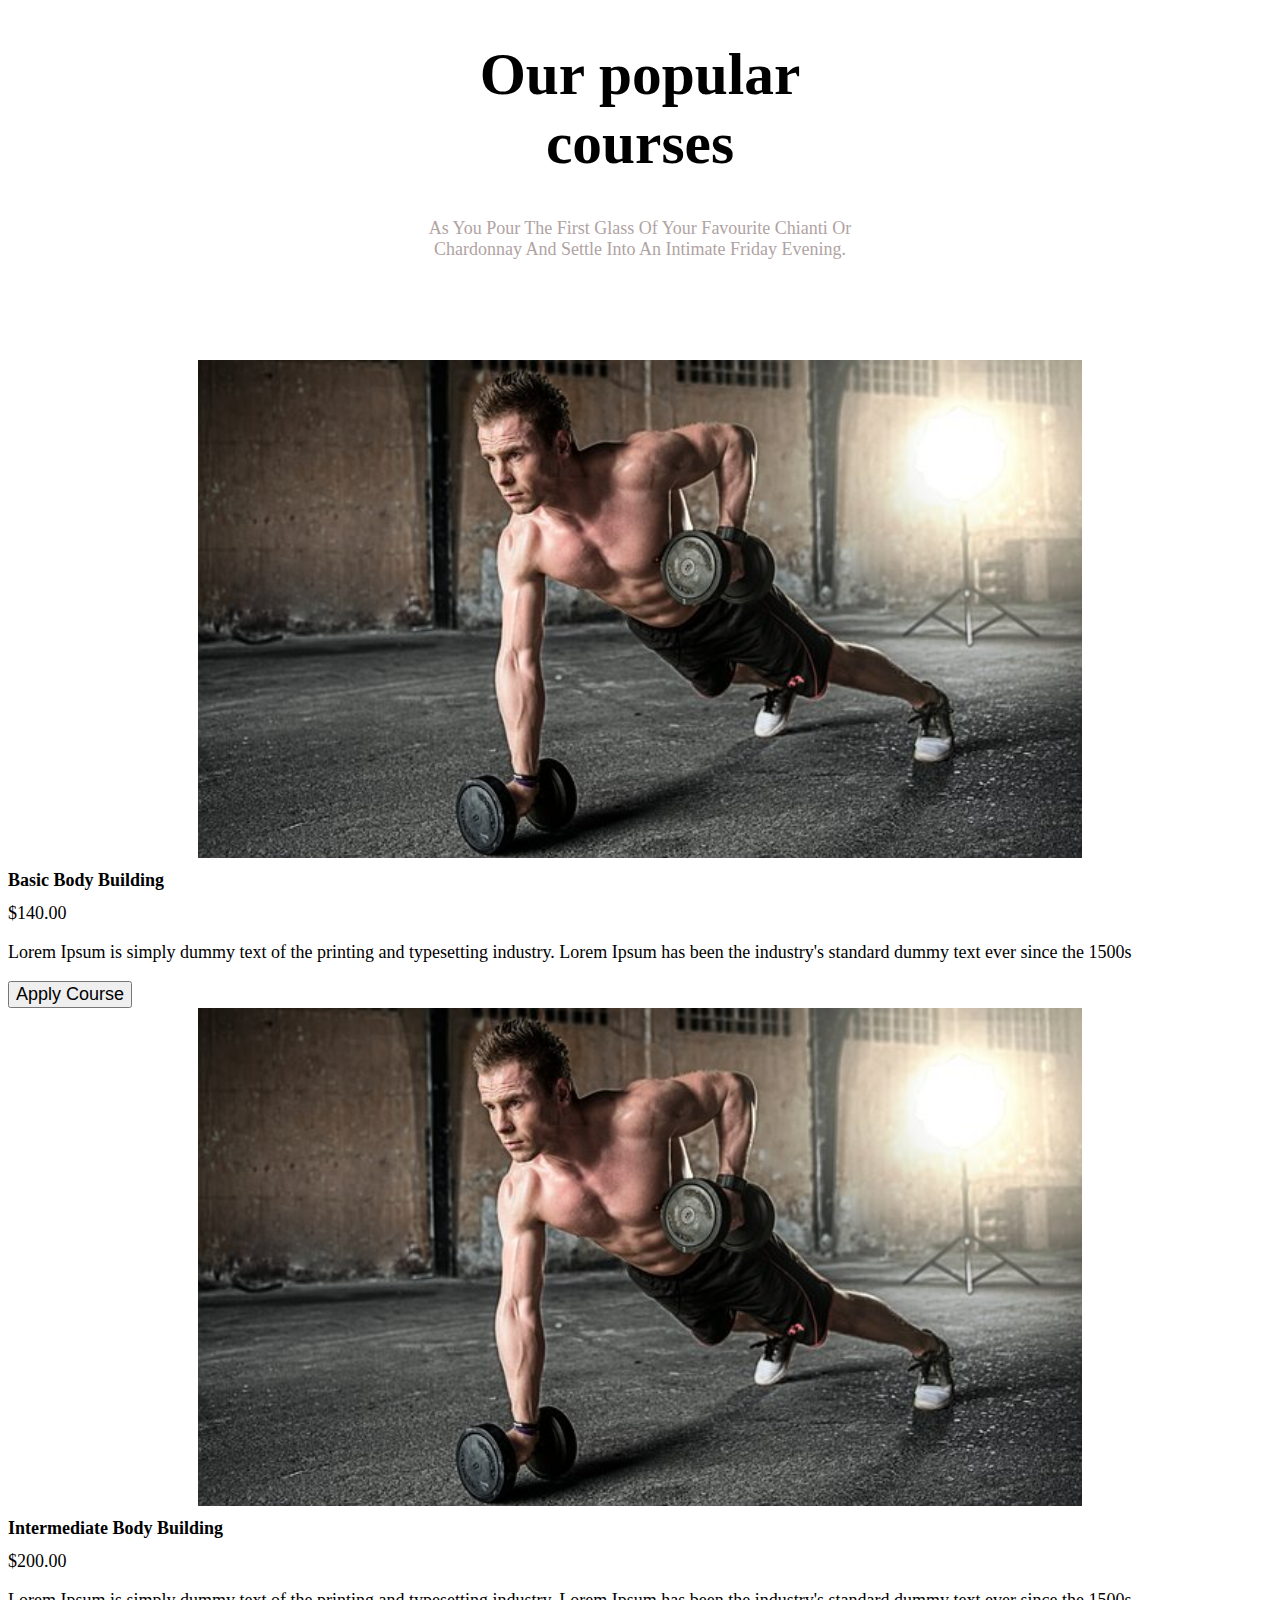
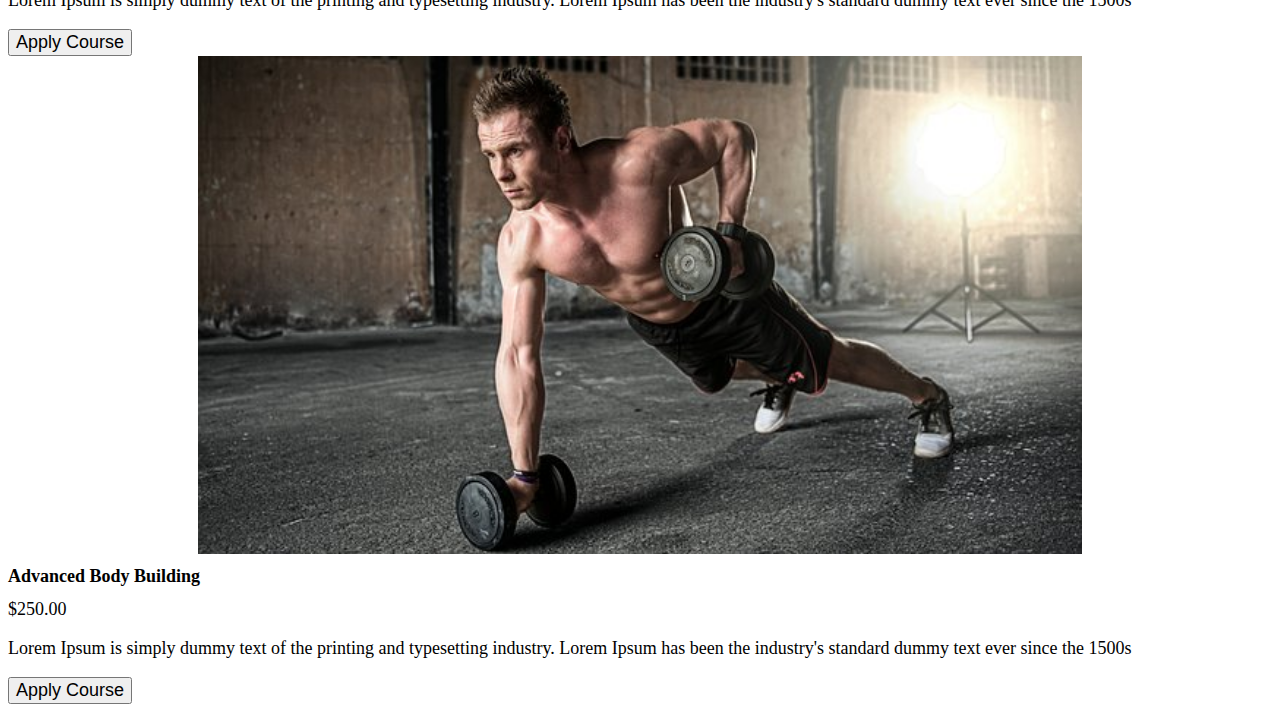
<file: Zadatak 1/index.html>
<!DOCTYPE html>
<html lang="en">
<head>
    <meta charset="UTF-8">
    <meta http-equiv="X-UA-Compatible" content="IE=edge">
    <meta name="viewport" content="width=device-width, initial-scale=1.0">
    <link rel="stylesheet" href="style.css">
    <title>Zadatak 1</title>
</head>
<body>
    <div class="header">
        <h1 class="header__title">Our popular courses</h1>
        <p class="header__subtitle">
            As You Pour The First Glass Of Your Favourite Chianti Or Chardonnay And
            Settle Into An Intimate Friday Evening.
        </p>
    </div>
    <div class="container">
        <div class="container__card">
            <img class="container__img" src="img1.jpg" alt="img">
            <div class="container__desc">
                <h1 class="container__desc__title">Basic Body Building</h1>
                <span class="container__desc__price">&dollar;140.00</span>
            </div>
            <p class="container__text">
                Lorem Ipsum is simply dummy text of the printing and typesetting industry. 
                Lorem Ipsum has been the industry's standard dummy text ever since the 1500s
            </p>
            <button class="container__button">
                Apply Course
            </button>
        </div>
        <div class="container__card">
            <img class="container__img" src="img1.jpg" alt="img">
            <div class="container__desc">
                <h1 class="container__desc__title">Intermediate Body Building</h1>
                <span class="container__desc__price">&dollar;200.00</span>
            </div>
            <p class="container__text">
                Lorem Ipsum is simply dummy text of the printing and typesetting industry. 
                Lorem Ipsum has been the industry's standard dummy text ever since the 1500s
            </p>
            <button class="container__button">
                Apply Course
            </button>
        </div>
        <div class="container__card">
            <img class="container__img" src="img1.jpg" alt="img">
            <div class="container__desc">
                <h1 class="container__desc__title">Advanced Body Building</h1>
                <span class="container__desc__price">&dollar;250.00</span>
            </div>
            <p class="container__text">
                Lorem Ipsum is simply dummy text of the printing and typesetting industry. 
                Lorem Ipsum has been the industry's standard dummy text ever since the 1500s
            </p>
            <button class="container__button">
                Apply Course
            </button>
        </div>
    </div>
</body>
</html>
</file>
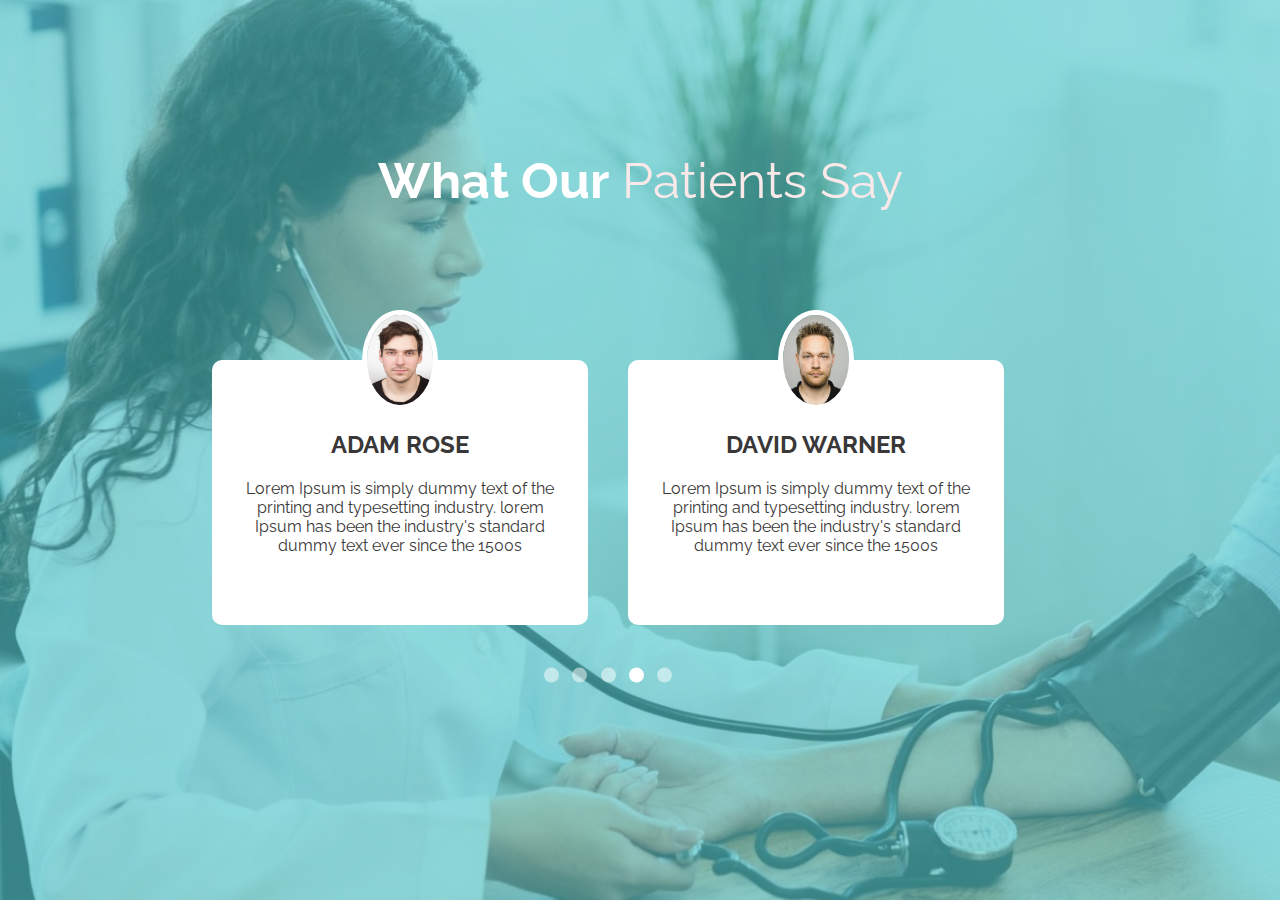
<file: Zadatak 10/index.html>
<!DOCTYPE html>
<html lang="en">
<head>
    <meta charset="UTF-8">
    <meta http-equiv="X-UA-Compatible" content="IE=edge">
    <meta name="viewport" content="width=device-width, initial-scale=1.0">
    <link rel="stylesheet" href="https://fonts.googleapis.com/css?family=Raleway">
    <link rel="stylesheet" href="style.css">
    <title>Zadatak 10</title>
</head>
<body>
    <div class="overlay"></div>
    <div class="header">
        <p class="header__text"><span class="header__text--bold">What Our</span> Patients Say</p>
    </div>
    <div class="container">
        <div class="container__box">
            <img class="container__box__img" src="img2.jpg" alt="img">
            <h2 class="container__box__title">ADAM ROSE</h2>
            <p class="container__box__text">Lorem Ipsum is simply dummy text of the printing and typesetting industry.
            lorem Ipsum has been the industry's standard dummy text ever since the 1500s</p>
        </div>
        <div class="container__box">
            <img class="container__box__img" src="img3.jpg" alt="img">
            <h2 class="container__box__title">DAVID WARNER</h2>
            <p class="container__box__text">Lorem Ipsum is simply dummy text of the printing and typesetting industry.
            lorem Ipsum has been the industry's standard dummy text ever since the 1500s</p>
        </div>
    </div>
    <div class="dots">
        <div class="dots__dot"></div>
        <div class="dots__dot"></div>
        <div class="dots__dot"></div>
        <div class="dots__dot dots__dot--active"></div>
        <div class="dots__dot"></div>
    </div>
</body>
</html>
</file>
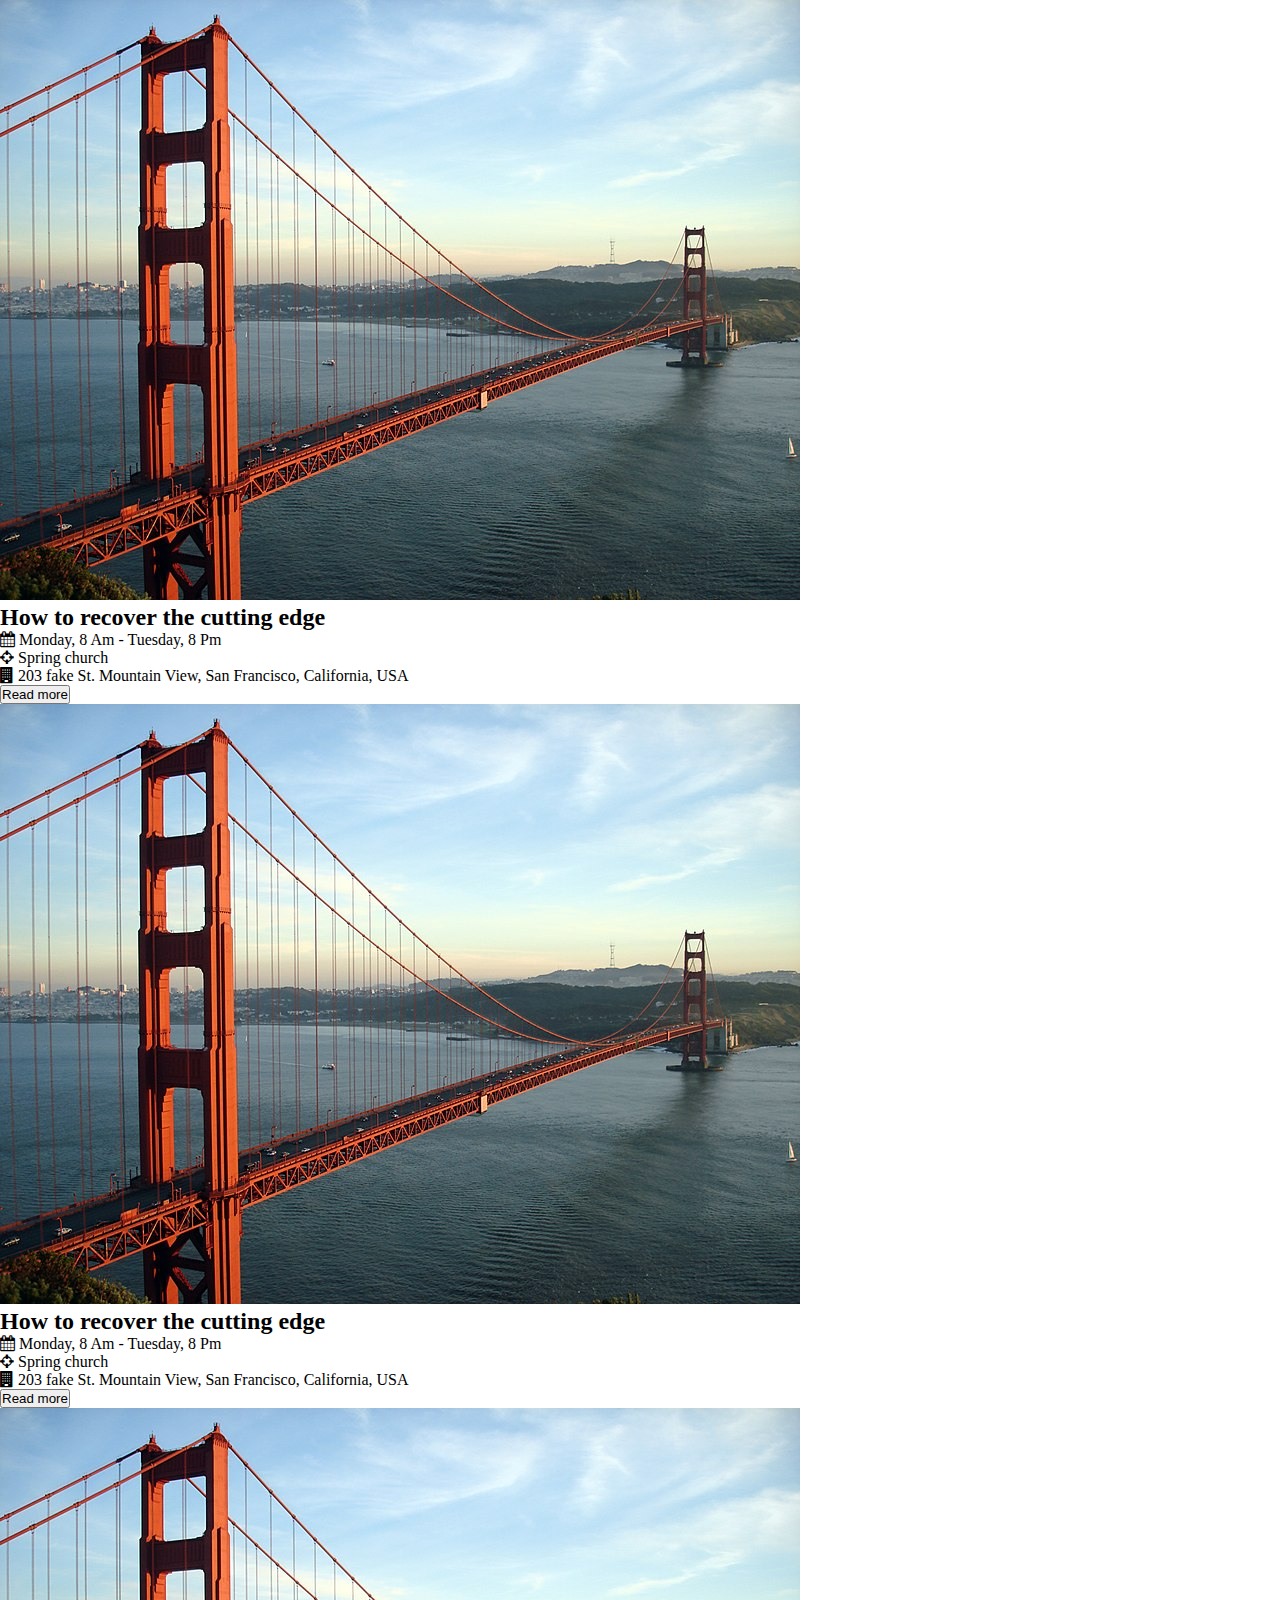
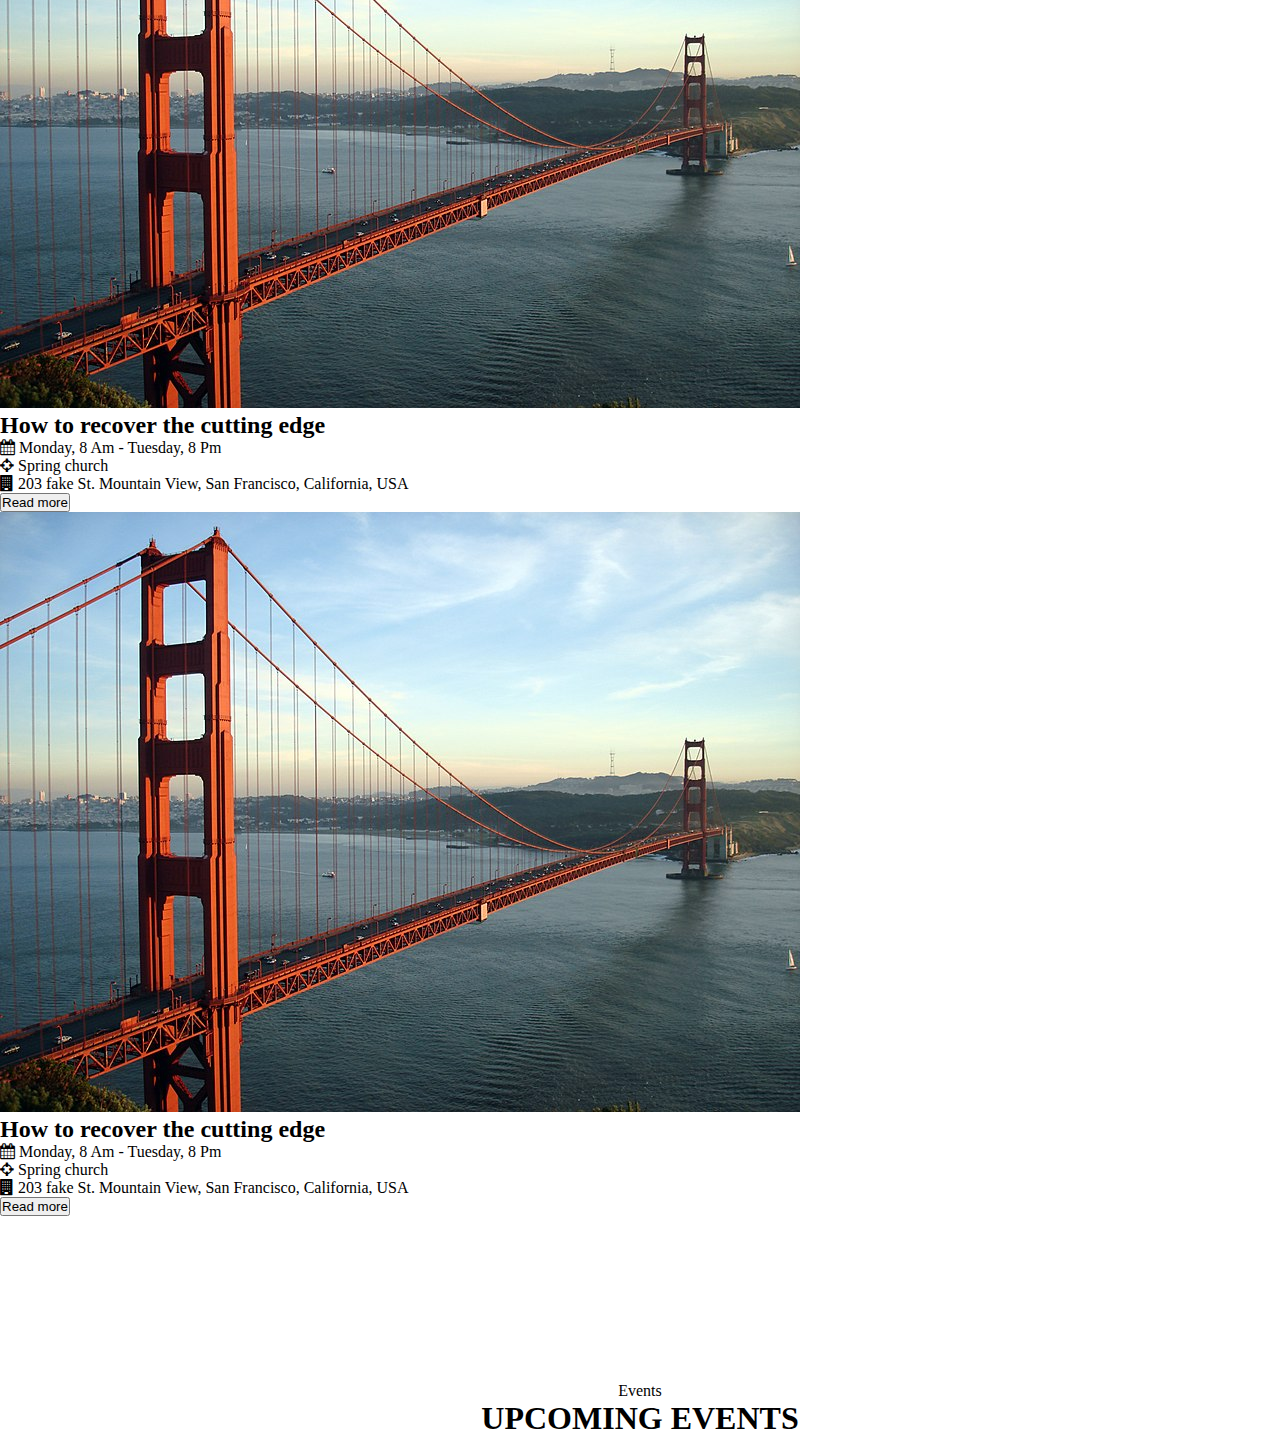
<file: Zadatak 2/index.html>
<!DOCTYPE html>
<html lang="en">
<head>
    <meta charset="UTF-8">
    <meta http-equiv="X-UA-Compatible" content="IE=edge">
    <meta name="viewport" content="width=device-width, initial-scale=1.0">
    <link rel="stylesheet" href="style.css">
    <link rel="stylesheet" href="https://cdnjs.cloudflare.com/ajax/libs/font-awesome/4.7.0/css/font-awesome.min.css">
    <title>Zadatak 2</title>
</head>
<body>
    <div class="row">
        <div class="card">
            <img src="img1.jpg" alt="bridge">
            <div class="subcard">
                <h2>How to recover the cutting edge</h2>
                <p><i class="fa fa-calendar"></i> Monday, 8 Am - Tuesday, 8 Pm</p>
                <p><i class="fa fa-crosshairs"></i> <span>Spring church</span></p>
                <p><i class="fa fa-building"></i> 203 fake St. Mountain View, San Francisco, California, USA</p>
                <button>Read more</button>
            </div>
        </div>
        <div class="card">
            <img src="img1.jpg" alt="bridge">
            <div class="subcard">
                <h2>How to recover the cutting edge</h2>
                <p><i class="fa fa-calendar"></i> Monday, 8 Am - Tuesday, 8 Pm</p>
                <p><i class="fa fa-crosshairs"></i> <span>Spring church</span></p>
                <p><i class="fa fa-building"></i> 203 fake St. Mountain View, San Francisco, California, USA</p>
                <button>Read more</button>
            </div>
        </div>
        <div class="card">
            <img src="img1.jpg" alt="bridge">
            <div class="subcard">
                <h2>How to recover the cutting edge</h2>
                <p><i class="fa fa-calendar"></i> Monday, 8 Am - Tuesday, 8 Pm</p>
                <p><i class="fa fa-crosshairs"></i> <span>Spring church</span></p>
                <p><i class="fa fa-building"></i> 203 fake St. Mountain View, San Francisco, California, USA</p>
                <button>Read more</button>
            </div>
        </div>
        <div class="card">
            <img src="img1.jpg" alt="bridge">
            <div class="subcard">
                <h2>How to recover the cutting edge</h2>
                <p><i class="fa fa-calendar"></i> Monday, 8 Am - Tuesday, 8 Pm</p>
                <p><i class="fa fa-crosshairs"></i> <span>Spring church</span></p>
                <p><i class="fa fa-building"></i> 203 fake St. Mountain View, San Francisco, California, USA</p>
                <button>Read more</button>
            </div>
        </div>
    </div>
    <div class="footer">
        <span>Events</span>
        <h1>UPCOMING EVENTS</h1>
    </div>
</body>
</html>
</file>
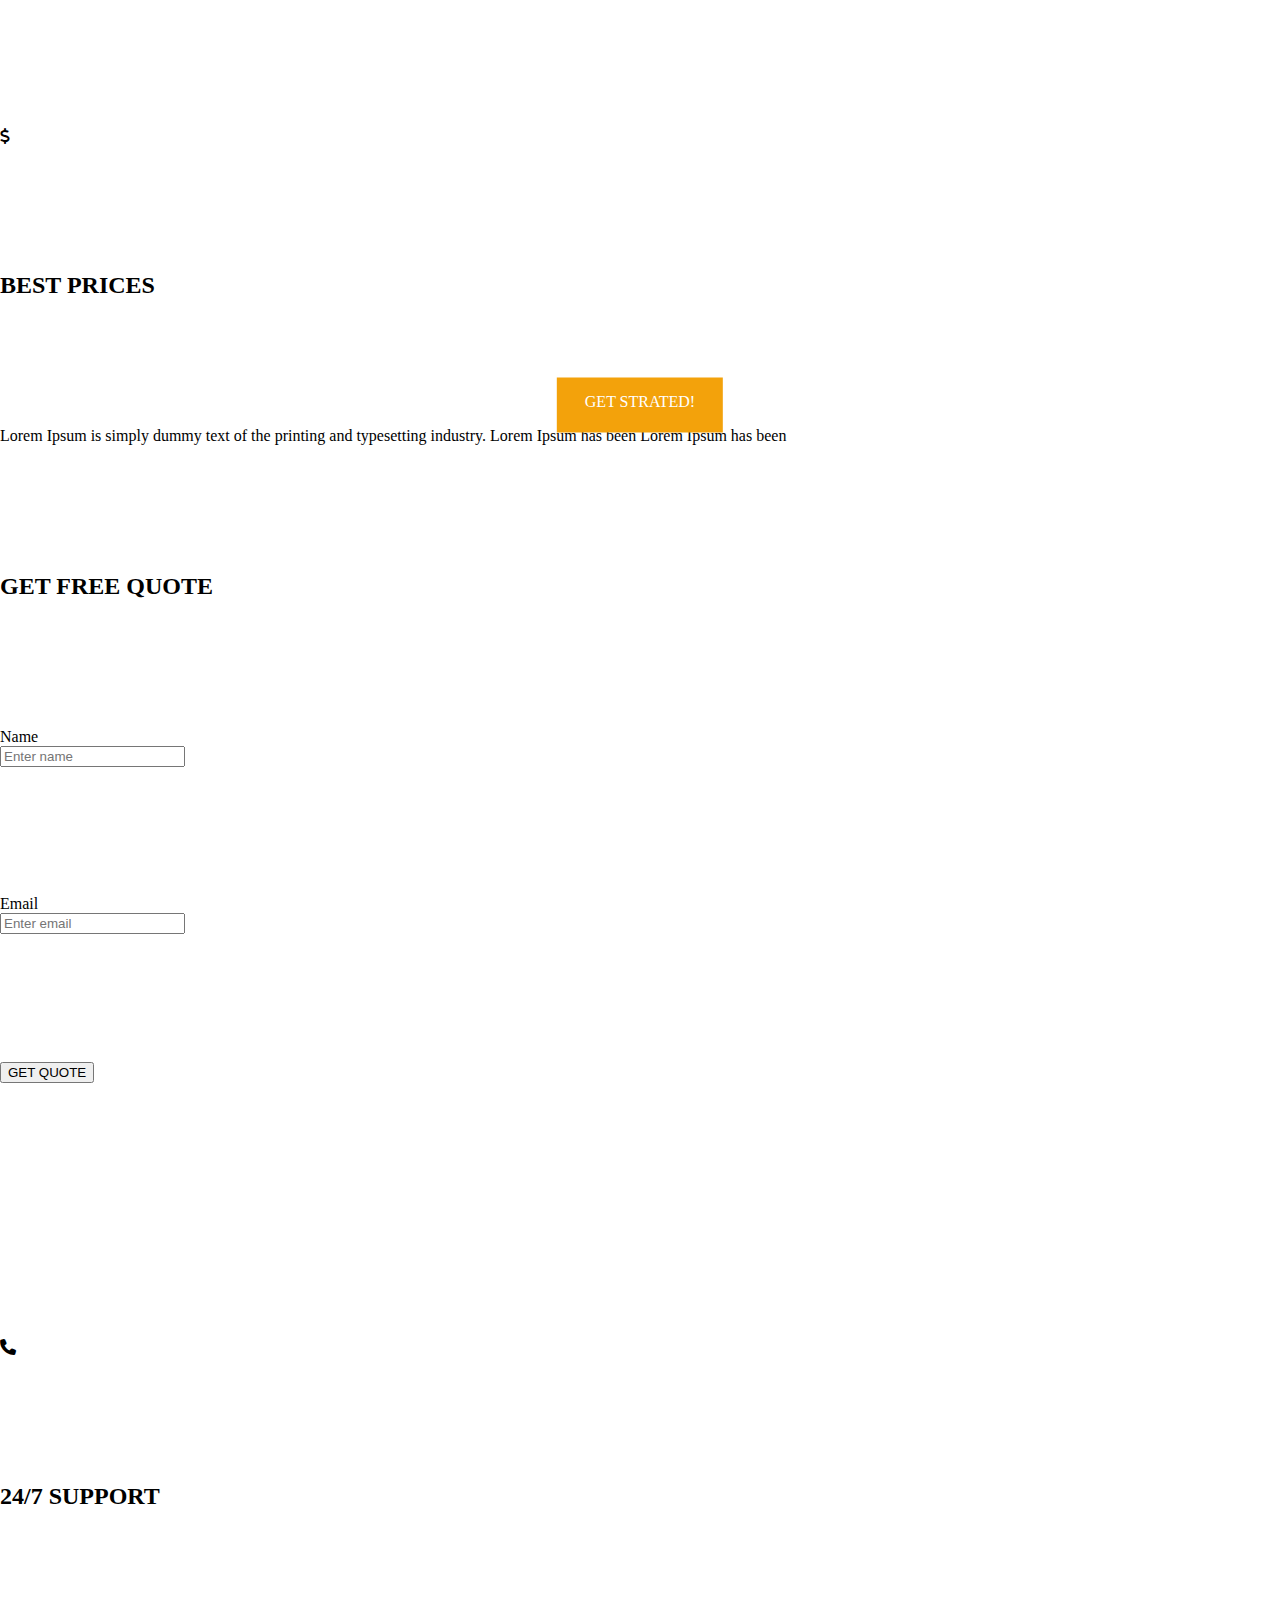
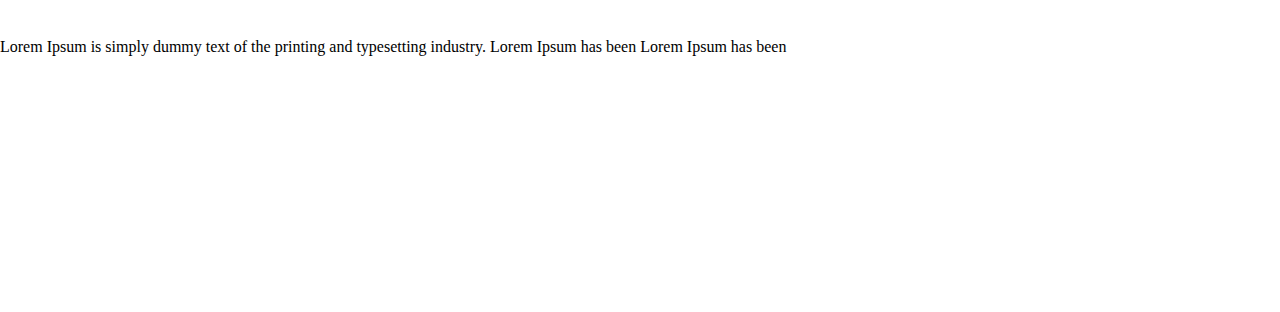
<file: Zadatak 3/index.html>
<!DOCTYPE html>
<html lang="en">
<head>
    <meta charset="UTF-8">
    <meta http-equiv="X-UA-Compatible" content="IE=edge">
    <meta name="viewport" content="width=device-width, initial-scale=1.0">
    <link rel="stylesheet" href="style.css">
    <link rel="stylesheet" href="https://cdnjs.cloudflare.com/ajax/libs/font-awesome/6.2.1/css/all.min.css">
    <title>Zadatak 3</title>
</head>
<body>
    <div class="img_container">
    
    </div>
    <div class="title">
        <h1>WORLDWIDE FREIGHT SERVICES</h1>
    </div>
    <div class="button">
        GET STRATED!
    </div>
    <div class="form_box">
        <div class="fraction orange">
            <i class="fa-solid fa-dollar-sign"></i>
            <h2>BEST PRICES</h2>
            <p>Lorem Ipsum is simply dummy text of the printing and typesetting industry. 
            Lorem Ipsum has been Lorem Ipsum has been
            </p>
        </div>
        <div class="fraction darkgrey">
            <h2 id="middle">GET FREE QUOTE</h2>
            <form>
                <label for="name">Name</label><br>
                <input type="text" id="name" name="name" placeholder="Enter name"><br>
                <label for="email">Email</label><br>
                <input type="email" id="email" name="email" placeholder="Enter email"><br>
                <input type="submit" name="submit" id="submit" value="GET QUOTE">
            </form>
        </div>
        <div class="fraction orange">
            <i class="fa-solid fa-phone"></i>
            <h2>24/7 SUPPORT</h2>
            <p>Lorem Ipsum is simply dummy text of the printing and typesetting industry. 
            Lorem Ipsum has been Lorem Ipsum has been
            </p>
        </div>
    </div>
    
</body>
</html>
</file>
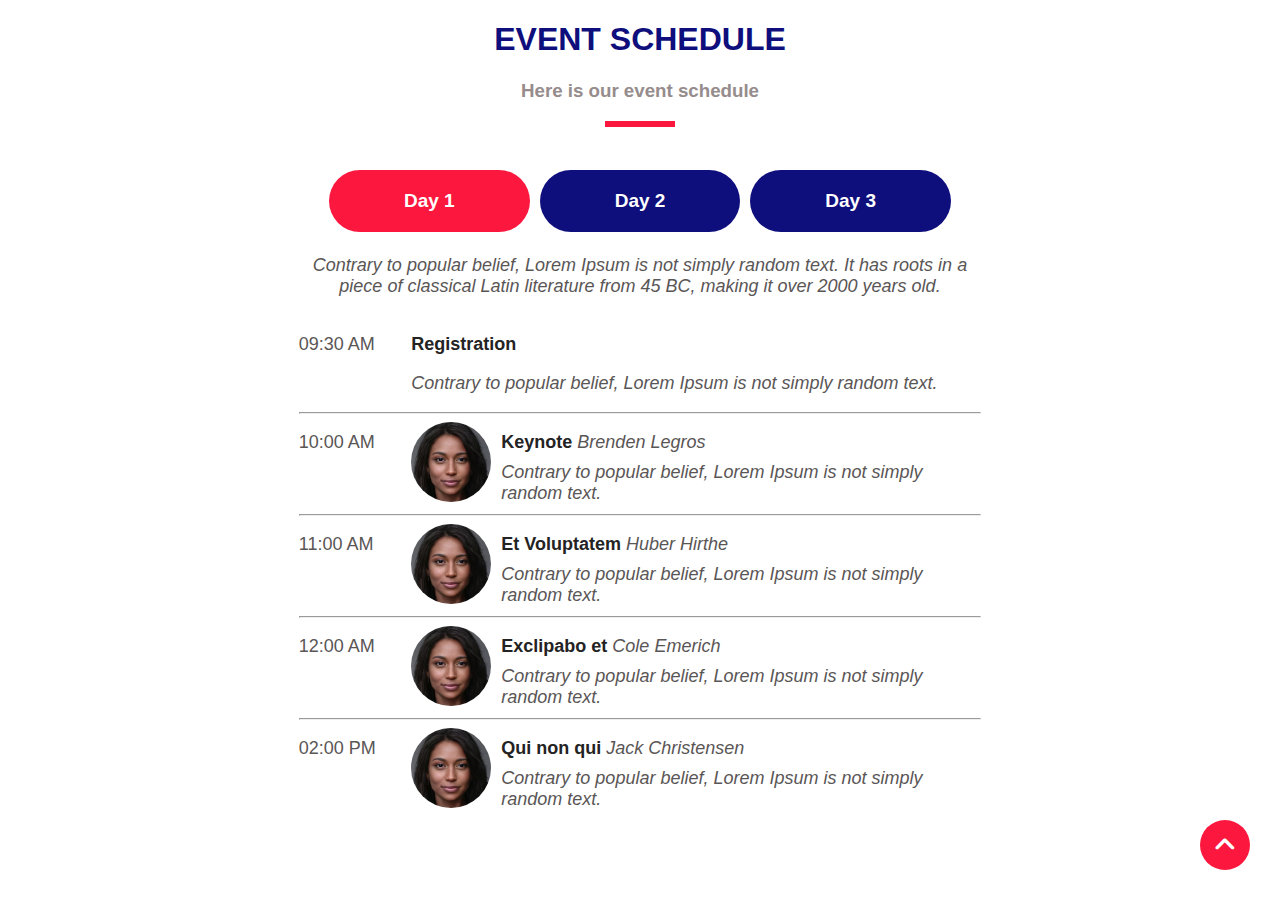
<file: Zadatak 4/index.html>
<!DOCTYPE html>
<html lang="en">
<head>
    <meta charset="UTF-8">
    <meta http-equiv="X-UA-Compatible" content="IE=edge">
    <meta name="viewport" content="width=device-width, initial-scale=1.0">
    <link rel="stylesheet" href="style.css">
    <link rel="stylesheet" href="https://cdnjs.cloudflare.com/ajax/libs/font-awesome/6.2.1/css/all.min.css">
    <title>Zadatak 4</title>
</head>
<body>
    <div class="header">
        <h1 class="header__title">EVENT SCHEDULE</h1>
        <h3 class="header__subtitle">Here is our event schedule</h3>
        <div class="header__line"></div>
    </div>
    <div class="menu">
        <div class="menu__button menu__button--active">Day 1</div>
        <div class="menu__button">Day 2</div>
        <div class="menu__button">Day 3</div>
    </div>
    <div class="text">
        <p>Contrary to popular belief, Lorem Ipsum is not simply random text. 
        It has roots in a piece of classical Latin literature from 45 BC, making 
        it over 2000 years old. 
        </p>
    </div>
    <div class="content">
        <div class="content__row">
            <span class="content__time">09:30 AM</span>
            <span class="content__bold">Registration</span>
            <p class="content__desc">Contrary to popular belief, Lorem Ipsum is not simply random text.</p>
            <hr class="content__hr">
        </div>
        <div class="content__row">
            <span class="content__timeOther">10:00 AM</span>
            <img class="content__img" src="img1.png" alt="img">
            <span class="content__name"><span class="content__name--boldname">Keynote</span><i> Brenden Legros</i></span>
            <span class="content__descOther">Contrary to popular belief, Lorem Ipsum is not simply random text.</span>
            <hr class="content__hr">
        </div>
        <div class="content__row">
            <span class="content__timeOther">11:00 AM</span>
            <img class="content__img" src="img1.png" alt="img">
            <span class="content__name"><span class="content__name--boldname">Et Voluptatem</span><i> Huber Hirthe</i></span>
            <span class="content__descOther">Contrary to popular belief, Lorem Ipsum is not simply random text.</span>
            <hr class="content__hr">
        </div>
        <div class="content__row">
            <span class="content__timeOther">12:00 AM</span>
            <img class="content__img" src="img1.png" alt="img">
            <span class="content__name"><span class="content__name--boldname">Exclipabo et</span><i> Cole Emerich</i></span>
            <span class="content__descOther">Contrary to popular belief, Lorem Ipsum is not simply random text.</span>
            <hr class="content__hr">
        </div>
        <div class="content__row content__row--last">
            <span class="content__timeOther">02:00 PM</span>
            <img class="content__img" src="img1.png" alt="img">
            <span class="content__name"><span class="content__name--boldname">Qui non qui</span><i> Jack Christensen</i></span>
            <span class="content__descOther">Contrary to popular belief, Lorem Ipsum is not simply random text.</span>
        </div>
    </div>
    <div class="up">
        <i class="fa-solid fa-angle-up up__icon"></i>
    </div>
</body>
</html>
</file>
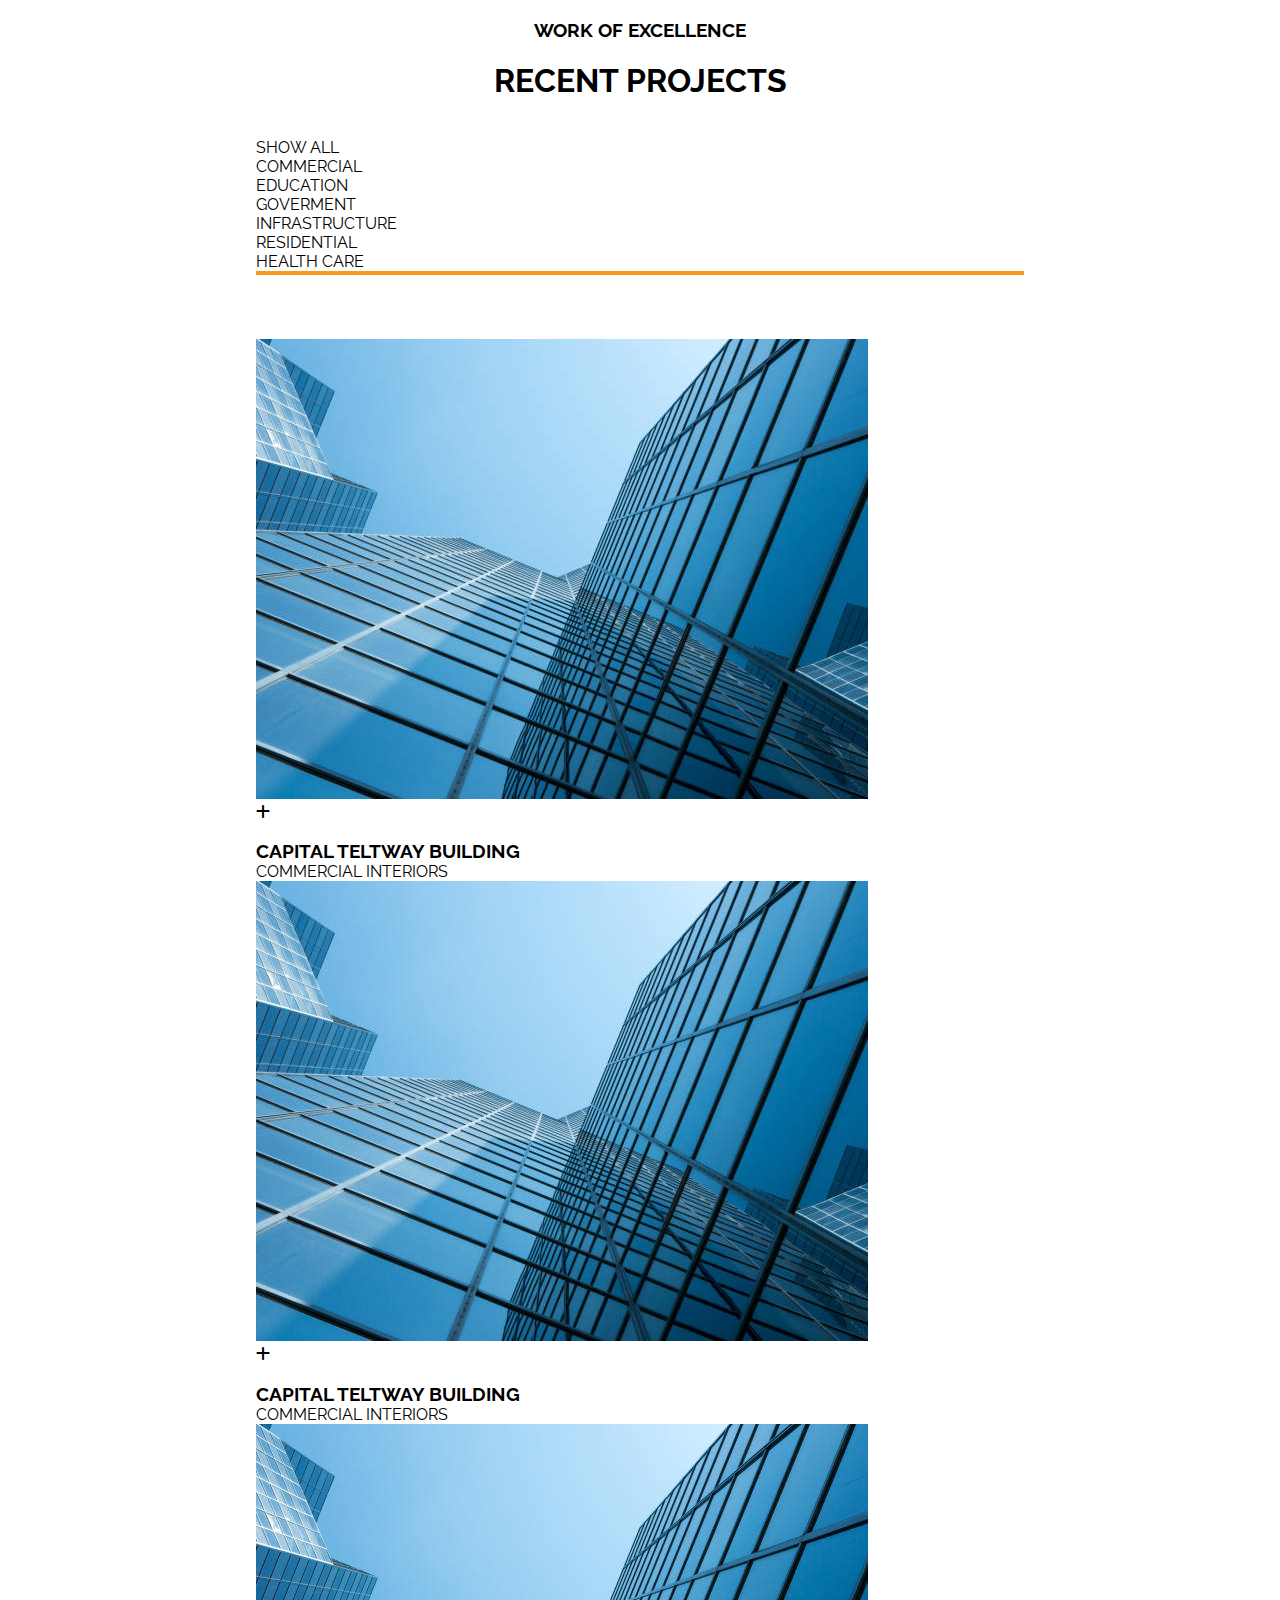
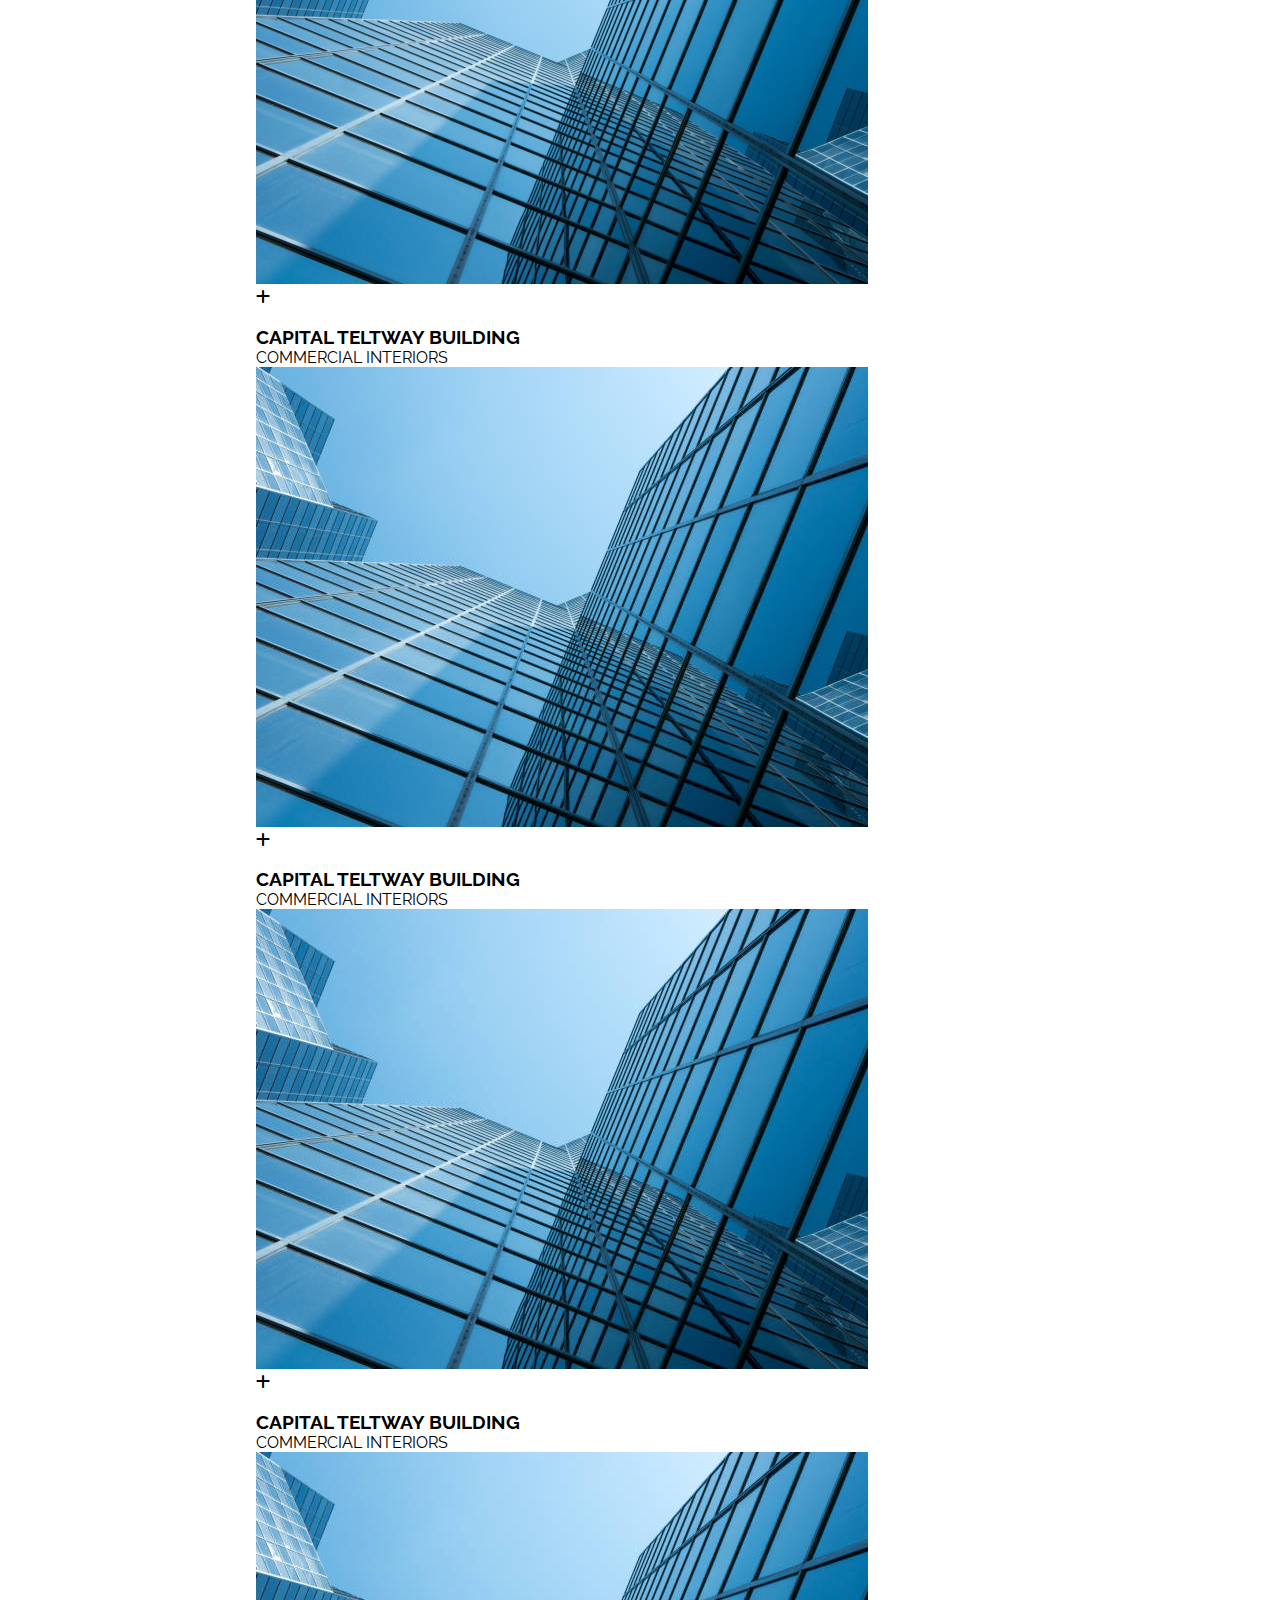
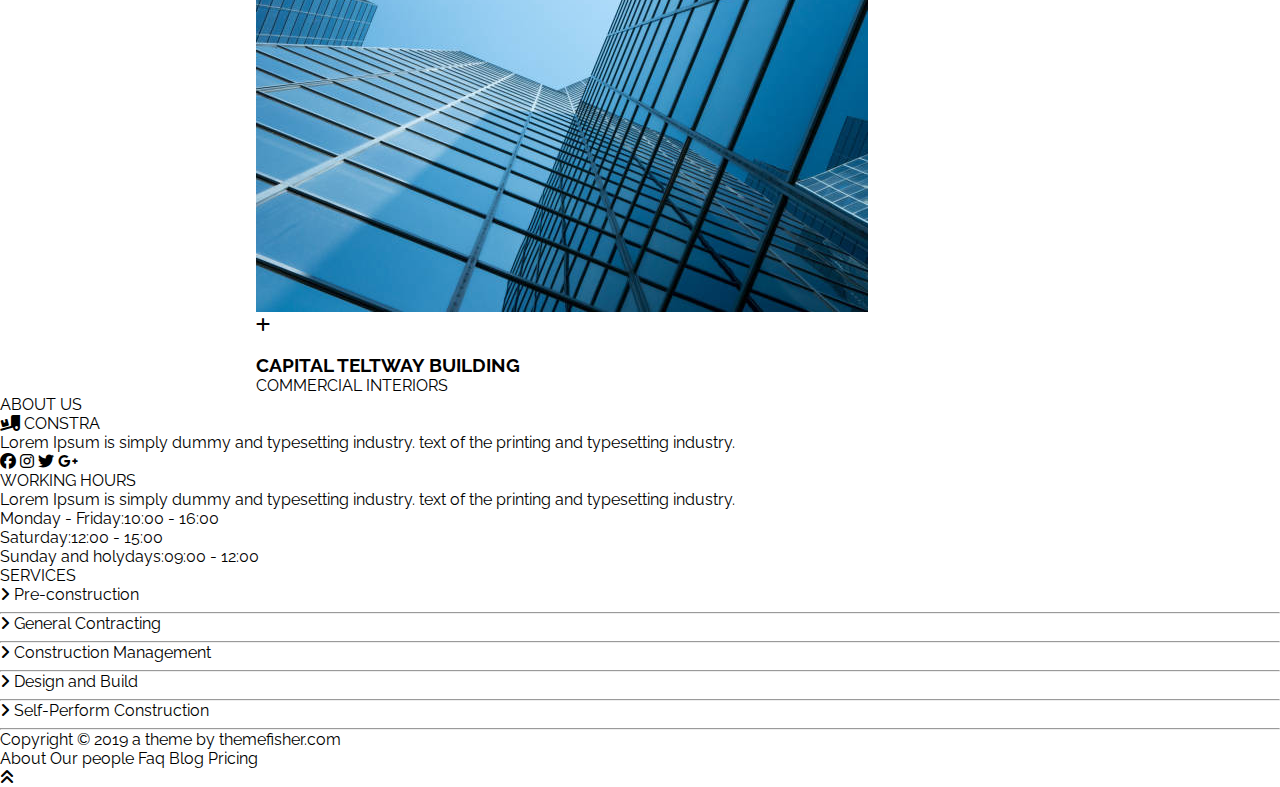
<file: Zadatak 5/index.html>
<!DOCTYPE html>
<html lang="en">
<head>
    <meta charset="UTF-8">
    <meta http-equiv="X-UA-Compatible" content="IE=edge">
    <meta name="viewport" content="width=device-width, initial-scale=1.0">
    <link rel="stylesheet" href="style.css">
    <link rel="stylesheet" href="https://fonts.googleapis.com/css?family=Raleway">
    <link rel="stylesheet" href="https://fonts.googleapis.com/css?family=Pacifico">
    <link rel="stylesheet" href="https://cdnjs.cloudflare.com/ajax/libs/font-awesome/6.2.1/css/all.min.css">
    <title>Zadatak 5</title>
</head>
<body>
    <div class="header">
        <h3>WORK OF EXCELLENCE</h3>
        <h1>RECENT PROJECTS</h1>
    </div>
    <div class="menu">
        <div class="button active">SHOW ALL</div>
        <div class="button">COMMERCIAL</div>
        <div class="button">EDUCATION</div>
        <div class="button">GOVERMENT</div>
        <div class="button">INFRASTRUCTURE</div>
        <div class="button">RESIDENTIAL</div>
        <div class="button">HEALTH CARE</div>
    </div>
    <div class="gallery">
        <div class="row">
            <div class="img_container">
                <img src="img1.png" alt="img">
                <div class="overlay">
                    <div class="corner"><i class="fa-solid fa-plus"></i></div>
                    <h3>CAPITAL TELTWAY BUILDING</h3>
                    <div class="btn"><span>COMMERCIAL INTERIORS</span></div>
                </div>
            </div>
            <div class="img_container">
                <img src="img1.png" alt="img">
                <div class="overlay">
                    <div class="corner"><i class="fa-solid fa-plus"></i></div>
                    <h3>CAPITAL TELTWAY BUILDING</h3>
                    <div class="btn"><span>COMMERCIAL INTERIORS</span></div>
                </div>
            </div>
            <div class="img_container">
                <img src="img1.png" alt="img">
                <div class="overlay">
                    <div class="corner"><i class="fa-solid fa-plus"></i></div>
                    <h3>CAPITAL TELTWAY BUILDING</h3>
                    <div class="btn"><span>COMMERCIAL INTERIORS</span></div>
                </div>
            </div>
        </div>
        <div class="row">
            <div class="img_container">
                <img src="img1.png" alt="img">
                <div class="overlay">
                    <div class="corner"><i class="fa-solid fa-plus"></i></div>
                    <h3>CAPITAL TELTWAY BUILDING</h3>
                    <div class="btn"><span>COMMERCIAL INTERIORS</span></div>
                </div>
            </div>
            <div class="img_container">
                <img src="img1.png" alt="img">
                <div class="overlay">
                    <div class="corner"><i class="fa-solid fa-plus"></i></div>
                    <h3>CAPITAL TELTWAY BUILDING</h3>
                    <div class="btn"><span>COMMERCIAL INTERIORS</span></div>
                </div>
            </div>
            <div class="img_container">
                <img src="img1.png" alt="img">
                <div class="overlay">
                    <div class="corner"><i class="fa-solid fa-plus"></i></div>
                    <h3>CAPITAL TELTWAY BUILDING</h3>
                    <div class="btn"><span>COMMERCIAL INTERIORS</span></div>
                </div>
            </div>
        </div>
    </div>
    <div class="footer_container">
        <div class="section">
            <div class="col">
                <div class="vertical_line"></div>
                <div class="head">ABOUT US</div>
                <div class="icon_machine"><i class="fa-solid fa-truck-ramp-box"></i><span class="constra"> CONSTRA</span></div>
                <div class="description">Lorem Ipsum is simply dummy and typesetting industry.
                    text of the printing and typesetting industry.
                </div>
                <div class="icons">
                    <i class="fa-brands fa-facebook"></i>
                    <i class="fa-brands fa-instagram"></i>
                    <i class="fa-brands fa-twitter"></i>
                    <i class="fa-brands fa-google-plus-g"></i>
                </div>
            </div>
            <div class="col">
                <div class="vertical_line"></div>
                <div class="head">WORKING HOURS</div>
                <div class="second_description">Lorem Ipsum is simply dummy and typesetting industry.
                    text of the printing and typesetting industry.
                </div>
                <div class="working_hours">
                    <span class="days">Monday - Friday:</span><span class="hours">10:00 - 16:00</span><br>
                </div>
                <div class="working_hours">
                    <span class="days2">Saturday:</span><span class="hours2">12:00 - 15:00</span>
                </div>
                <div class="working_hours">
                    <span class="days3">Sunday and holydays:</span><span class="hours3">09:00 - 12:00</span>
                </div>
            </div>
            <div class="col">
                <div class="vertical_line"></div>
                <div class="head">SERVICES</div>
                <div class="term">
                    <i class="fa-solid fa-angle-right"></i> Pre-construction
                    <hr>
                </div>
                <div class="term2">
                    <i class="fa-solid fa-angle-right"></i> General Contracting
                    <hr>
                </div>
                <div class="term3">
                    <i class="fa-solid fa-angle-right"></i> Construction Management
                    <hr>
                </div>
                <div class="term4">
                    <i class="fa-solid fa-angle-right"></i> Design and Build
                    <hr>
                </div>
                <div class="term5">
                    <i class="fa-solid fa-angle-right"></i> Self-Perform Construction
                    <hr>
                </div>
            </div>
        </div>
        <div class="footer">
            <span class="copyright">Copyright &copy; 2019 a theme by themefisher.com</span>
            <div class="footer_menu">
                <span class="footer_button">About</span>
                <span class="footer_button">Our people</span>
                <span class="footer_button">Faq</span>
                <span class="footer_button">Blog</span>
                <span class="footer_button">Pricing</span>
            </div>
            <div class="arrow_up">
                <i class="fa-solid fa-angles-up"></i>
            </div>
        </div>
    </div>
</body>
</html>
</file>
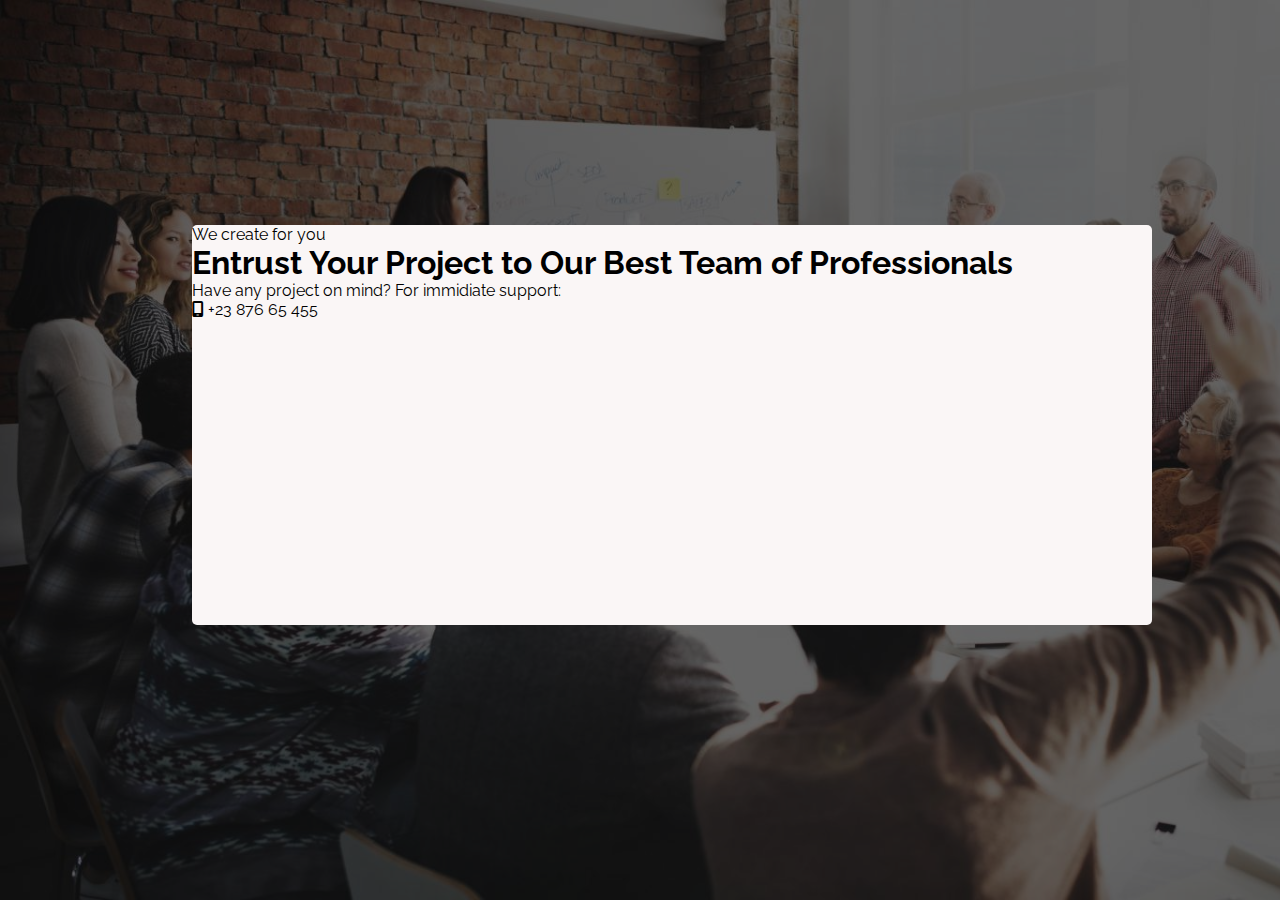
<file: Zadatak 6/index.html>
<!DOCTYPE html>
<html lang="en">
<head>
    <meta charset="UTF-8">
    <meta http-equiv="X-UA-Compatible" content="IE=edge">
    <meta name="viewport" content="width=device-width, initial-scale=1.0">
    <link rel="stylesheet" href="style.css">
    <link rel="stylesheet" href="https://fonts.googleapis.com/css?family=Raleway">
    <link rel="stylesheet" href="https://cdnjs.cloudflare.com/ajax/libs/font-awesome/6.2.1/css/all.min.css">
    <title>Zadatak 6</title>
</head>
<body>
    <div class="box">
        <p class="top">We create for you</p>
        <h1>Entrust Your Project to Our Best Team of Professionals</h1>
        <p class="bot">Have any project on mind? For immidiate support:</p>
        <div class="number">
            <i class="fa-solid fa-mobile-screen"></i>
            <span>+23 876 65 455</span>
        </div>
    </div>
</body>
</html>
</file>
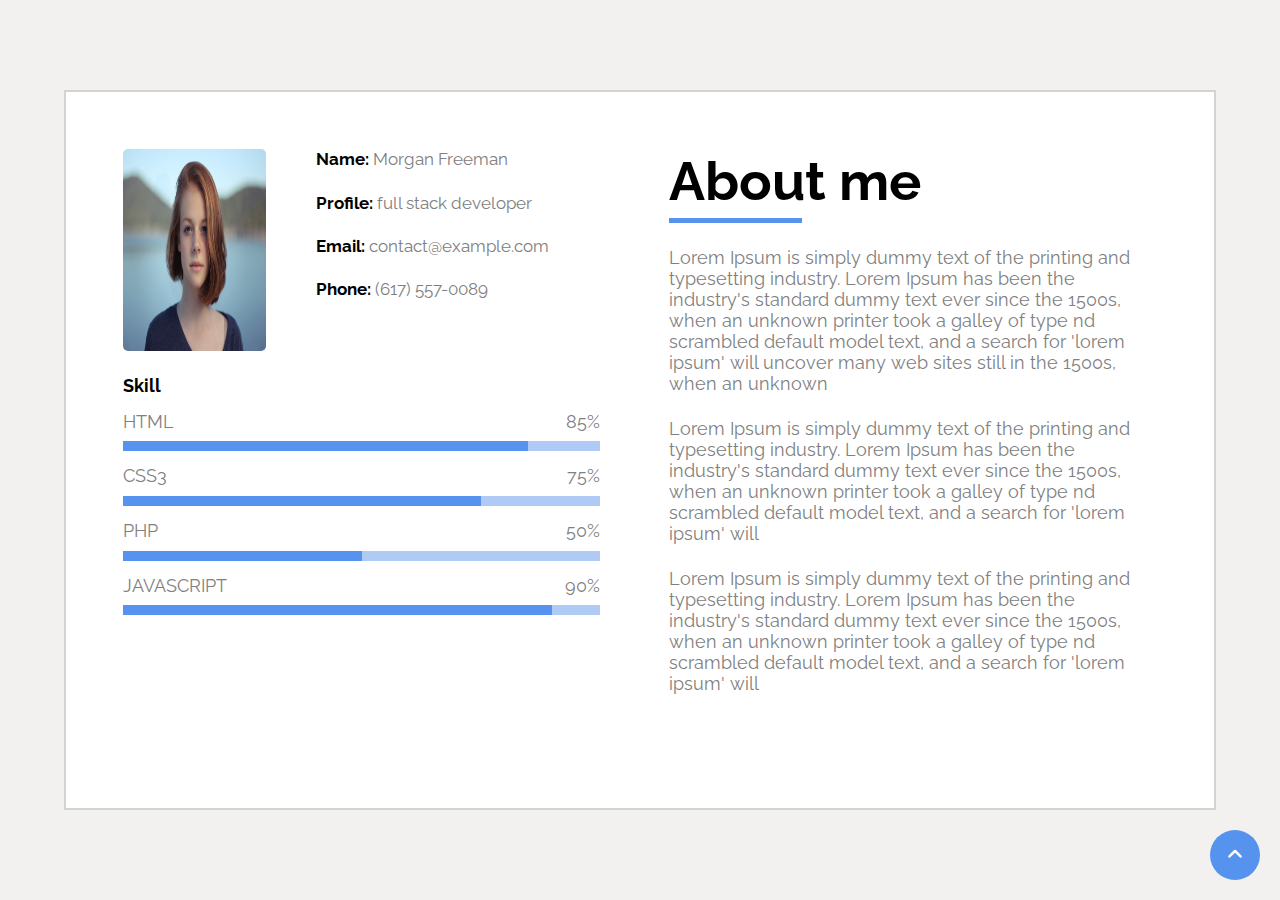
<file: Zadatak 8/index.html>
<!DOCTYPE html>
<html lang="en">
<head>
    <meta charset="UTF-8">
    <meta http-equiv="X-UA-Compatible" content="IE=edge">
    <meta name="viewport" content="width=device-width, initial-scale=1.0">
    <link rel="stylesheet" href="style.css">
    <link rel="stylesheet" href="https://fonts.googleapis.com/css?family=Raleway">
    <link rel="stylesheet" href="https://cdnjs.cloudflare.com/ajax/libs/font-awesome/6.2.1/css/all.min.css">
    <title>Zadatak 8</title>
</head>
<body>
    <div class="container">
        <div class="container__col container__col-first">
            <div class="container__col-first__img-desc">
                <div class="container__col-first__img-container">
                    <img class="container__col-first__img" src="img1.jpg" alt="img">
                </div>
                <div class="container__col-first__desc-container">
                    <p class="container__col-first__text"><span class="container__col-first__text--bold">Name:</span> Morgan Freeman</p>
                    <p class="container__col-first__text"><span class="container__col-first__text--bold">Profile:</span> full stack developer</p>
                    <p class="container__col-first__text"><span class="container__col-first__text--bold">Email:</span> contact@example.com</p>
                    <p class="container__col-first__text container__col-first__text--last"><span class="container__col-first__text--bold">Phone:</span> (617) 557-0089</p>
                </div>
            </div>
            <div class="container__col-first__skills">
                <p class="container__col-first__skills__title">Skill</p>
                <div class="container__col-first__skills__namePercentage">
                    <p>HTML</p>
                    <span>85%</span>
                </div>
                <div class="container__col-first__skills__bar">
                    <div class="bar-85"></div>
                    <div class="bar-15"></div>
                </div>
                <div class="container__col-first__skills__namePercentage">
                    <p>CSS3</p>
                    <span>75%</span>
                </div>
                <div class="container__col-first__skills__bar">
                    <div class="bar-75"></div>
                    <div class="bar-25"></div>
                </div>
                <div class="container__col-first__skills__namePercentage">
                    <p>PHP</p>
                    <span>50%</span>
                </div>
                <div class="container__col-first__skills__bar">
                    <div class="bar-50"></div>
                    <div class="bar-50-2"></div>
                </div>
                <div class="container__col-first__skills__namePercentage">
                    <p>JAVASCRIPT</p>
                    <span>90%</span>
                </div>
                <div class="container__col-first__skills__bar">
                    <div class="bar-90"></div>
                    <div class="bar-10"></div>
                </div>     
            </div>
        </div>
        <div class="container__col container__col-second">
            <div class="container__col-second__about">
                <h1>About me</h1>
                <div class="container__col-second__underline"></div>
            </div>
            <p class="container__col-second__text">Lorem Ipsum is simply dummy text of the printing and typesetting
             industry. Lorem Ipsum has been the industry's standard dummy
             text ever since the 1500s, when an unknown printer took a galley of type 
             nd scrambled default model text, and a search for 'lorem ipsum' will 
             uncover many web sites still in the 1500s, when an unknown </p>
             <p class="container__col-second__text">Lorem Ipsum is simply dummy text of the printing and typesetting
             industry. Lorem Ipsum has been the industry's standard dummy
             text ever since the 1500s, when an unknown printer took a galley of type 
             nd scrambled default model text, and a search for 'lorem ipsum' will 
            </p>
            <p class="container__col-second__text">Lorem Ipsum is simply dummy text of the printing and typesetting
             industry. Lorem Ipsum has been the industry's standard dummy
             text ever since the 1500s, when an unknown printer took a galley of type 
             nd scrambled default model text, and a search for 'lorem ipsum' will 
            </p>
        </div>
    </div>
    <div class="arrowup">
        <i class="fa-solid fa-angle-up arrowup__icon"></i>
    </div>
</body>
</html>
</file>
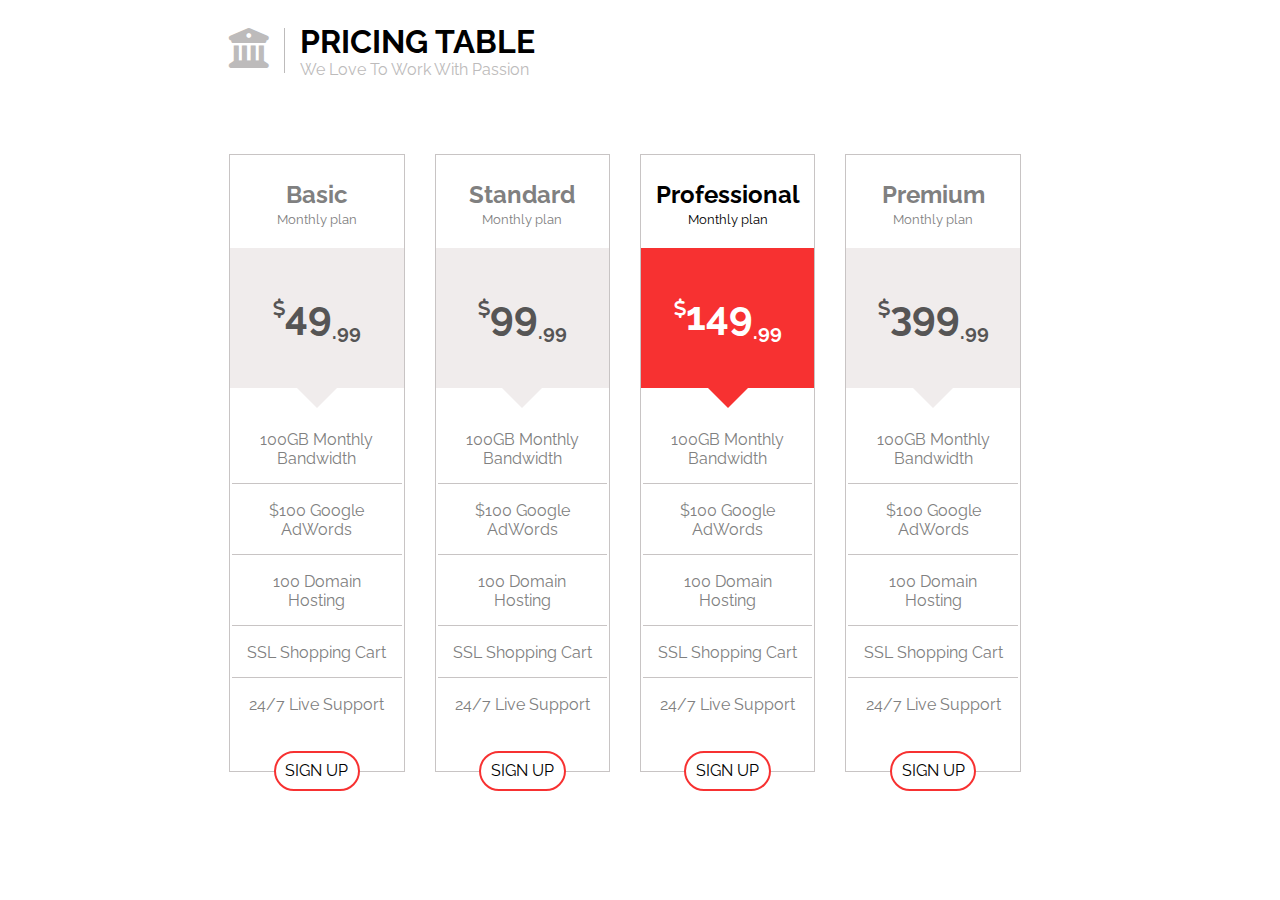
<file: Zadatak 9/index.html>
<!DOCTYPE html>
<html lang="en">
<head>
    <meta charset="UTF-8">
    <meta http-equiv="X-UA-Compatible" content="IE=edge">
    <meta name="viewport" content="width=device-width, initial-scale=1.0">
    <link rel="stylesheet" href="https://cdnjs.cloudflare.com/ajax/libs/font-awesome/6.2.1/css/all.min.css">
    <link rel="stylesheet" href="https://fonts.googleapis.com/css?family=Raleway">
    <link rel="stylesheet" href="style.css">
    <title>Zadatak 9</title>
</head>
<body>
    <div class="header">
        <i class="fa-solid fa-building-columns header__icon"></i>
        <div class="header__vertical_line"></div>
        <div class="header__title">
            <h1 class="header__h">PRICING TABLE</h1>
            <span class="header_subtitle">We Love To Work With Passion</span>
        </div>
    </div>
    <div class="container">
        <div class="container__box">
            <div class="container__box-title">
                <h2 class="container__box-title__h">Basic</h2>
                <span class="container__box-title__subtitle">Monthly plan</span>
            </div>
            <div class="container__bubble">
                <div class="container__bubble__price">
                    <p class="container__bubble__price__num"><sup class="container__bubble__price--up"><i class="fa-solid fa-dollar-sign"></i></sup>49<sub class="container__bubble__price--down">.99</sub></p>
                </div>
            </div>
            <div class="container__box__offer">
                <table class="container__box__table">
                    <tr class="container__box__table__row">
                        <td class="container__box__table__data">100GB Monthly Bandwidth</td>
                    </tr>
                    <tr class="container__box__table__row">
                        <td class="container__box__table__data">&dollar;100 Google AdWords</td>
                    </tr>
                    <tr class="container__box__table__row">
                        <td class="container__box__table__data">100 Domain Hosting</td>
                    </tr>
                    <tr class="container__box__table__row">
                        <td class="container__box__table__data">SSL Shopping Cart</td>
                    </tr>
                    <tr class="container__box__table__row">
                        <td class="container__box__table__data container__box__table__data--last">24/7 Live Support</td>
                    </tr>
                </table>
            </div>
            <div class="container__box__signup-btn">
                <span class="container__box__signup">SIGN UP</span>
            </div>
        </div>
        <div class="container__box">
            <div class="container__box-title">
                <h2 class="container__box-title__h">Standard</h2>
                <span class="container__box-title__subtitle">Monthly plan</span>
            </div>
            <div class="container__bubble">
                <div class="container__bubble__price">
                    <p class="container__bubble__price__num"><sup class="container__bubble__price--up"><i class="fa-solid fa-dollar-sign"></i></sup>99<sub class="container__bubble__price--down">.99</sub></p>
                </div>
            </div>
            <div class="container__box__offer">
                <table class="container__box__table">
                    <tr class="container__box__table__row">
                        <td class="container__box__table__data">100GB Monthly Bandwidth</td>
                    </tr>
                    <tr class="container__box__table__row">
                        <td class="container__box__table__data">&dollar;100 Google AdWords</td>
                    </tr>
                    <tr class="container__box__table__row">
                        <td class="container__box__table__data">100 Domain Hosting</td>
                    </tr>
                    <tr class="container__box__table__row">
                        <td class="container__box__table__data">SSL Shopping Cart</td>
                    </tr>
                    <tr class="container__box__table__row">
                        <td class="container__box__table__data container__box__table__data--last">24/7 Live Support</td>
                    </tr>
                </table>
            </div>
            <div class="container__box__signup-btn">
                <span class="container__box__signup">SIGN UP</span>
            </div>
        </div>
        <div class="container__box">
            <div class="container__box-title">
                <h2 class="container__box-title__h container__box-title__h--active">Professional</h2>
                <span class="container__box-title__subtitle container__box-title__subtitle--active">Monthly plan</span>
            </div>
            <div class="container__bubble" id="active">
                <div class="container__bubble__price">
                    <p class="container__bubble__price__num"><sup class="container__bubble__price--up"><i class="fa-solid fa-dollar-sign"></i></sup>149<sub class="container__bubble__price--down">.99</sub></p>
                </div>
            </div>
            <div class="container__box__offer">
                <table class="container__box__table">
                    <tr class="container__box__table__row">
                        <td class="container__box__table__data">100GB Monthly Bandwidth</td>
                    </tr>
                    <tr class="container__box__table__row">
                        <td class="container__box__table__data">&dollar;100 Google AdWords</td>
                    </tr>
                    <tr class="container__box__table__row">
                        <td class="container__box__table__data">100 Domain Hosting</td>
                    </tr>
                    <tr class="container__box__table__row">
                        <td class="container__box__table__data">SSL Shopping Cart</td>
                    </tr>
                    <tr class="container__box__table__row">
                        <td class="container__box__table__data container__box__table__data--last">24/7 Live Support</td>
                    </tr>
                </table>
            </div>
            <div class="container__box__signup-btn">
                <span class="container__box__signup">SIGN UP</span>
            </div>
        </div>
        <div class="container__box">
            <div class="container__box-title">
                <h2 class="container__box-title__h">Premium</h2>
                <span class="container__box-title__subtitle">Monthly plan</span>
            </div>
            <div class="container__bubble">
                <div class="container__bubble__price">
                    <p class="container__bubble__price__num"><sup class="container__bubble__price--up"><i class="fa-solid fa-dollar-sign"></i></sup>399<sub class="container__bubble__price--down">.99</sub></p>
                </div>
            </div>
            <div class="container__box__offer">
                <table class="container__box__table">
                    <tr class="container__box__table__row">
                        <td class="container__box__table__data">100GB Monthly Bandwidth</td>
                    </tr>
                    <tr class="container__box__table__row">
                        <td class="container__box__table__data">&dollar;100 Google AdWords</td>
                    </tr>
                    <tr class="container__box__table__row">
                        <td class="container__box__table__data">100 Domain Hosting</td>
                    </tr>
                    <tr class="container__box__table__row">
                        <td class="container__box__table__data">SSL Shopping Cart</td>
                    </tr>
                    <tr class="container__box__table__row">
                        <td class="container__box__table__data container__box__table__data--last">24/7 Live Support</td>
                    </tr>
                </table>
            </div>
            <div class="container__box__signup-btn">
                <span class="container__box__signup">SIGN UP</span>
            </div>
        </div>
    </div>
</body>
</html>
</file>
<file: Zadatak 1/style.css>
* {
  box-sizing: border-box;
  font-size: 18px;
}

.header {
  text-align: center;
  width: 35%;
  margin: auto;
}
.header h1, .header .container .desc span, .container .desc .header span {
  font-size: 3.3em;
}
.header p {
  color: rgb(176, 163, 163);
}

.container {
  width: 70%;
  margin-left: auto;
  margin-right: auto;
  margin-top: 100px;
}
.container img {
  width: 400px;
  height: 350px;
}
.container .card {
  float: left;
  margin: 20px;
  width: 30%;
}
.container .card p {
  color: rgb(176, 163, 163);
}
.container .card button {
  padding: 15px 25px;
  border: 1px solid black;
  margin-top: 50px;
}
.container .desc {
  display: flex;
  align-items: center;
  justify-content: space-between;
}
.container .desc h1, .container .desc span {
  font-size: 1.25em;
  font-weight: bold;
}
.container .desc span {
  color: red;
}

@media only screen and (max-width: 1800px) {
  .container {
    width: 100%;
  }
  .container img {
    width: 70%;
    height: auto;
    display: block;
    margin-left: auto;
    margin-right: auto;
  }
  .container .card {
    float: none;
    width: 70%;
    height: auto;
    margin-left: auto;
    margin-right: auto;
  }
  .container .card button {
    display: block;
    margin-left: auto;
    margin-right: auto;
  }
  .container .card p {
    width: 70%;
    margin-left: auto;
    margin-right: auto;
  }
  .container .desc {
    display: flex;
    align-items: center;
    justify-content: space-between;
    width: 70%;
    margin-left: auto;
    margin-right: auto;
  }
  .container .desc h1, .container .desc span {
    font-size: 1.25em;
    font-weight: bold;
  }
  .container .desc span {
    font-size: 1.25em;
    font-weight: bold;
    color: red;
  }
}
@media only screen and (max-width: 600px) {
  .container {
    width: 100%;
  }
  .container img {
    width: 100%;
    height: auto;
    display: block;
    margin-left: auto;
    margin-right: auto;
  }
  .container .card {
    float: none;
    width: 100%;
    height: auto;
    margin-left: auto;
    margin-right: auto;
  }
  .container .card button {
    display: block;
    margin-left: auto;
    margin-right: auto;
  }
  .container .card p {
    width: 100%;
    margin-left: auto;
    margin-right: auto;
  }
  .container .desc {
    display: flex;
    align-items: center;
    justify-content: space-between;
    width: 100%;
    margin-left: auto;
    margin-right: auto;
  }
  .container .desc h1, .container .desc span {
    font-size: 1.25em;
    font-weight: bold;
  }
  .container .desc span {
    font-size: 1.25em;
    font-weight: bold;
    color: red;
  }
}/*# sourceMappingURL=style.css.map */
</file>
<file: Zadatak 10/style.css>
* {
  margin: 0;
  box-sizing: border-box;
  font-family: Raleway, sans-serif;
}

body {
  position: relative;
  height: 100vh;
  width: 100%;
}

body::before {
  content: "";
  background-image: url("img1.jpg");
  background-size: cover;
  background-attachment: fixed;
  position: absolute;
  top: 0;
  bottom: 0;
  right: 0;
  left: 0;
}

.overlay {
  background-color: rgba(71, 196, 200, 0.6);
  position: absolute;
  top: 0;
  bottom: 0;
  right: 0;
  left: 0;
  z-index: 1;
}

.header {
  position: absolute;
  top: 20%;
  left: 50%;
  transform: translate(-50%, -50%);
  z-index: 2;
}
.header .header__text {
  font-size: 50px;
  color: rgb(251, 233, 233);
}
.header .header__text--bold {
  font-weight: bold;
  color: white;
}

.container {
  width: 65%;
  height: auto;
  display: flex;
  position: absolute;
  z-index: 2;
  top: 40%;
  right: 15%;
  left: 15%;
  display: flex;
}
.container .container__box {
  flex: 50%;
  border-radius: 10px;
  background-color: white;
  margin: 0 20px;
  padding: 70px 30px;
  position: relative;
}
.container .container__box .container__box__title {
  text-align: center;
  color: rgb(57, 55, 55);
}
.container .container__box .container__box__text {
  text-align: center;
  margin-top: 20px;
  color: rgb(57, 55, 55);
}
.container .container__box .container__box__img {
  width: 20%;
  height: 100px;
  border-radius: 50%;
  position: absolute;
  z-index: 3;
  top: -50px;
  left: 40%;
  right: 40%;
  border: 5px solid white;
}

.dots {
  width: 10%;
  position: absolute;
  z-index: 2;
  top: 75%;
  left: 47.5%;
  transform: translate(-50%, -50%);
  display: flex;
  justify-content: space-between;
}
.dots .dots__dot {
  width: 15px;
  height: 15px;
  border-radius: 50%;
  background-color: rgba(255, 255, 255, 0.5);
}
.dots .dots__dot--active {
  background-color: rgb(255, 255, 255);
}

@media only screen and (min-width: 150px) and (max-width: 439px) {
  body {
    height: 1500px;
  }
  .container {
    display: block;
  }
  .container .container__box {
    margin-bottom: 100px;
  }
  .dots {
    bottom: 50%;
    width: 30%;
  }
}
@media only screen and (min-width: 440px) and (max-width: 649px) {
  body {
    height: 1800px;
  }
  .container {
    display: block;
  }
  .container .container__box {
    margin-bottom: 100px;
  }
  .dots {
    width: 30%;
    top: 95%;
  }
}
@media only screen and (min-width: 650px) and (max-width: 900px) {
  body {
    height: 1500px;
  }
  .container {
    display: block;
  }
  .container .container__box {
    margin-bottom: 100px;
  }
  .dots {
    width: 20%;
    top: 85%;
  }
}/*# sourceMappingURL=style.css.map */
</file>
<file: Zadatak 2/style.css>
* {
  margin: 0;
  padding: 0;
  box-sizing: border-box;
}

.row__card {
  float: left;
  width: 25%;
  position: relative;
}
.row__card .row__img {
  width: 100%;
  height: auto;
}
.row__card .row__subcard {
  position: absolute;
  background-color: white;
  top: 80%;
  left: 10%;
  z-index: 1;
  padding: 20px;
  width: 90%;
  height: 70%;
}
.row__card .row__subcard .row__subcard__title {
  margin-bottom: 5%;
}
.row__card .row__subcard .row__subcard__text {
  margin-top: 3%;
  margin-bottom: 3%;
  font-size: 14px;
  color: rgb(143, 138, 138);
}
.row__card .row__subcard .row__subcard__button {
  margin-top: 5%;
  background-color: rgb(134, 249, 134);
  color: white;
  padding: 20px;
  font-size: 20px;
  border-radius: 5px;
  border: hidden;
}
.row__card .row__subcard .row__subcard__text--colored {
  color: rgb(134, 249, 134);
}

.row {
  display: table;
  clear: both;
  content: "";
}

.footer {
  text-align: center;
  margin-top: 13%;
}
.footer .footer__word {
  color: rgb(134, 249, 134);
  font-size: 20px;
  font-weight: bold;
}
.footer .footer__title {
  margin-top: 1%;
}

@media only screen and (max-width: 1600px) {
  .row__card {
    float: left;
    width: 50%;
    position: relative;
    margin-bottom: 22%;
  }
}
@media only screen and (max-width: 828px) {
  .row__card {
    float: none;
    width: 100%;
    position: relative;
    margin-bottom: 22%;
    z-index: 2;
  }
}
@media only screen and (max-width: 770px) {
  .row__card {
    float: none;
    width: 100%;
    position: relative;
    margin-bottom: 30%;
    z-index: 2;
  }
}
@media only screen and (max-width: 560px) {
  .row__card {
    float: none;
    width: 100%;
    position: relative;
    margin-bottom: 50%;
    z-index: 2;
  }
}/*# sourceMappingURL=style.css.map */
</file>
<file: Zadatak 3/style.css>
* {
  margin: 0;
  margin-bottom: 10%;
  box-sizing: border-box;
}

.img__container {
  position: relative;
  background-image: url("img1.jpg");
  height: 700px;
  width: 100%;
  background-position: center;
  background-repeat: no-repeat;
  background-size: cover;
  filter: brightness(30%);
}

.title {
  position: absolute;
  top: 25%;
  left: 50%;
  transform: translate(-50%, -50%);
  z-index: 1;
  color: white;
  font-size: 2em;
  text-align: center;
}

.button {
  width: 13%;
  height: 55px;
  background-color: rgb(243, 162, 11);
  color: white;
  text-align: center;
  padding: 15px;
  position: absolute;
  top: 45%;
  left: 50%;
  transform: translate(-50%, -50%);
  z-index: 1;
}

.form-box {
  position: absolute;
  top: 63%;
  left: 20%;
  right: 20%;
  width: 60%;
  height: 580px;
  display: flex;
}
.form-box .form-box__fraction {
  flex: 33.33%;
  text-align: center;
}
.form-box .form-box__fraction--orange {
  background-color: rgb(243, 162, 11);
}
.form-box .form-box__fraction--darkgrey {
  background-color: rgb(67, 65, 65);
}
.form-box .form-box__icon {
  margin-top: 10%;
  font-size: 4em;
  width: 1.6em;
  text-align: center;
  line-height: 1.6em;
  color: #fff;
  border-radius: 0.8em;
  border: 2px solid white;
}
.form-box .form-box__title {
  margin-top: 10%;
  color: white;
}
.form-box .form-box__text {
  margin-top: 10%;
  width: 70%;
  margin-left: auto;
  margin-right: auto;
  color: white;
  text-align: center;
  line-height: 1.6;
}
.form-box #middle {
  margin-top: 25%;
}
.form-box .form-box__form {
  margin-top: 10%;
  margin-left: auto;
  margin-right: auto;
  width: 75%;
  text-align: left;
}
.form-box .form-box__form .form-box__form__label {
  color: rgb(163, 167, 172);
  font-size: 1.2em;
}
.form-box .form-box__form .form-box__form__input__text, .form-box .form-box__form .form-box__form__input__email {
  margin-top: 5%;
  margin-bottom: 5%;
  padding: 15px;
  width: 100%;
  border: 1px solid rgb(163, 167, 172);
  background-color: transparent;
}
.form-box .form-box__form .form-box__form__input__submit {
  margin-top: 5%;
  margin-bottom: 5%;
  padding: 15px;
  width: 100%;
  background-color: rgb(243, 162, 11);
  border: none;
  color: white;
  font-size: 1.2em;
}

@media only screen and (max-width: 950px) {
  .button {
    width: 150px;
    height: 55px;
    background-color: rgb(243, 162, 11);
    color: white;
    text-align: center;
    padding: 15px;
    position: absolute;
    top: 45%;
    left: 50%;
    transform: translate(-50%, -50%);
    z-index: 1;
  }
  .form-box {
    flex-direction: column;
  }
  .form-box__fraction {
    flex: 100%;
  }
}/*# sourceMappingURL=style.css.map */
</file>
<file: Zadatak 4/style.css>
* {
  box-sizing: border-box;
  font-family: sans-serif;
}

.header {
  text-align: center;
}
.header .header__title {
  color: rgb(14, 14, 124);
}
.header .header__subtitle {
  color: rgb(150, 140, 140);
}
.header .header__line {
  padding: 3px;
  width: 70px;
  background-color: rgb(252, 23, 62);
  margin-left: auto;
  margin-right: auto;
  margin-bottom: 3%;
}

.menu {
  width: 50%;
  margin-left: auto;
  margin-right: auto;
  text-align: center;
  display: flex;
}
.menu .menu__button {
  flex: 33.333%;
  padding: 20px;
  margin: 5px;
  font-weight: bold;
  font-size: 19px;
  color: white;
  background-color: rgb(14, 14, 124);
  border-radius: 99em;
}
.menu .menu__button:hover {
  background-color: rgb(252, 23, 62);
}
.menu .menu__button--active {
  background-color: rgb(252, 23, 62);
}

.text {
  text-align: center;
  width: 52%;
  margin-left: auto;
  margin-right: auto;
  margin-bottom: 3%;
  color: rgb(90, 86, 86);
  font-size: 18px;
  font-style: italic;
}

.content {
  display: flex;
  flex-direction: column;
  margin-left: auto;
  margin-right: auto;
  width: 54%;
}
.content .content__row {
  position: relative;
}
.content .content__time {
  position: absolute;
  top: 0;
  left: 0;
  color: rgb(90, 86, 86);
  font-size: 18px;
}
.content .content__timeOther {
  position: absolute;
  top: 10px;
  left: 0;
  color: rgb(90, 86, 86);
  font-size: 18px;
}
.content .content__bold {
  margin-left: 16.5%;
  font-size: 18px;
  font-weight: bold;
  color: rgb(36, 35, 35);
}
.content .content__desc {
  margin-left: 16.5%;
  font-size: 18px;
  font-style: italic;
  color: rgb(90, 86, 86);
}
.content .content__img {
  width: 80px;
  height: 80px;
  border-radius: 50%;
  margin-left: 16.5%;
}
.content .content__name {
  position: absolute;
  top: 10px;
  margin-left: 10px;
  color: rgb(90, 86, 86);
  font-size: 18px;
}
.content .content__name--boldname {
  font-weight: bold;
  font-size: 18px;
  color: rgb(36, 35, 35);
}
.content .content__descOther {
  position: absolute;
  top: 40px;
  margin-left: 10px;
  color: rgb(90, 86, 86);
  font-size: 18px;
  font-style: italic;
}
.content .content__row--last {
  margin-bottom: 100px;
}

.up {
  background-color: rgb(252, 23, 62);
  width: 50px;
  height: 50px;
  border-radius: 50%;
  position: fixed;
  bottom: 30px;
  right: 30px;
  display: table;
}
.up .up__icon {
  display: table-cell;
  vertical-align: middle;
  text-align: center;
  font-size: 25px;
  color: white;
}

@media only screen and (min-width: 150px) and (max-width: 550px) {
  .menu {
    width: 100%;
  }
  .text {
    width: 100%;
  }
  .content {
    width: 100%;
  }
  .content .content__bold {
    margin-left: 40%;
  }
  .content .content__desc {
    margin-left: 40%;
  }
  .content .content__img {
    margin-left: 40%;
  }
  .content .content__hr {
    margin-top: 30%;
  }
  .content .content__descOther {
    margin-top: 60px;
    top: 40px;
    left: 20px;
  }
}
@media only screen and (min-width: 550px) and (max-width: 1150px) {
  .menu {
    width: 100%;
  }
  .text {
    width: 100%;
  }
  .content {
    width: 100%;
  }
  .content .content__bold {
    margin-left: 40%;
  }
  .content .content__desc {
    margin-left: 40%;
  }
  .content .content__img {
    margin-left: 40%;
  }
  .content .content__hr {
    margin-top: 11%;
  }
  .content .content__descOther {
    margin-top: 40px;
  }
}/*# sourceMappingURL=style.css.map */
</file>
<file: Zadatak 5/style.css>
* {
  font-family: Raleway, sans-serif;
  margin-left: 0;
  margin-right: 0;
  margin-bottom: 0;
  box-sizing: border-box;
}

.header {
  width: 20%;
  margin-left: auto;
  margin-right: auto;
  margin-bottom: 3%;
  text-align: center;
}
.header .header__subtitle {
  color: grey;
  margin-bottom: 10px;
}
.header .header__title {
  margin-top: 0;
  font-size: 2.3em;
}

.menu {
  display: flex;
  width: 60%;
  margin-left: auto;
  margin-right: auto;
  margin-bottom: 5%;
  border-bottom: 4px solid rgb(249, 154, 30);
}
.menu .menu__button {
  padding: 15px 20px;
  font-size: 15px;
  color: rgb(70, 68, 68);
  font-weight: bold;
}
.menu .menu__button:hover {
  background-color: rgb(249, 154, 30);
}
.menu .menu__button--active {
  background-color: rgb(249, 154, 30);
}

.gallery {
  width: 60%;
  margin-left: auto;
  margin-right: auto;
  display: flex;
  flex-direction: column;
  box-sizing: border-box;
}
.gallery .gallery__row {
  flex: 100%;
  display: flex;
  flex-direction: row;
}
.gallery .gallery__row .gallery__img-container {
  flex: 33.333%;
  height: 17vw;
  position: relative;
}
.gallery .gallery__row .gallery__img-container:hover .gallery__overlay {
  opacity: 1;
}
.gallery .gallery__row .gallery__img-container .gallery__overlay {
  position: absolute;
  background-color: rgba(5, 5, 5, 0.7);
  width: 100%;
  height: 100%;
  top: 0;
  opacity: 0;
}
.gallery .gallery__row .gallery__img-container .gallery__overlay .gallery__overlay__title {
  position: absolute;
  top: 35%;
  left: 10%;
  color: white;
  font-size: bold;
}
.gallery .gallery__row .gallery__img-container .gallery__overlay .gallery__overlay__button {
  position: absolute;
  top: 65%;
  left: 10%;
  width: 60%;
  height: 5%;
  background-color: rgb(249, 154, 30);
  color: black;
  padding: 10px;
  display: table;
}
.gallery .gallery__row .gallery__img-container .gallery__overlay .gallery__overlay__button--centred {
  display: table-cell;
  vertical-align: middle;
  text-align: center;
  font-size: 15px;
}
.gallery .gallery__row .gallery__img-container .gallery__overlay .gallery__overlay__corner {
  position: absolute;
  top: 0;
  right: 0;
  font-weight: bold;
  font-size: 18px;
  color: white;
  width: 50px;
  height: 50px;
  background-color: rgb(249, 154, 30);
  display: table;
}
.gallery .gallery__row .gallery__img-container .gallery__overlay .gallery__overlay__corner__icon {
  display: table-cell;
  vertical-align: middle;
  text-align: center;
}
.gallery .gallery__img {
  width: 100%;
  height: 17vw;
}

.footer-container {
  width: 100%;
  height: 800px;
  margin-top: 10%;
  background-color: black;
  position: relative;
}
.footer-container .footer-container__section {
  width: 60%;
  height: 400px;
  display: flex;
  position: absolute;
  top: 45%;
  left: 50%;
  transform: translate(-50%, -50%);
}
.footer-container .footer-container__section .footer-container__col {
  flex: 33.333%;
  height: 100%;
  position: relative;
}
.footer-container .footer-container__section .footer-container__col__vertical-line {
  width: 5px;
  height: 30px;
  background-color: rgb(249, 154, 30);
  position: absolute;
  top: 30px;
  left: 20px;
}
.footer-container .footer-container__section .footer-container__col__head {
  position: absolute;
  top: 37px;
  left: 50px;
  color: white;
  font-size: 15px;
  font-weight: bold;
}
.footer-container .footer-container__section .footer-container__col__icon-machine {
  position: absolute;
  top: 90px;
  left: 20px;
  color: rgb(249, 154, 30);
  font-size: 30px;
}
.footer-container .footer-container__section .footer-container__col__icon-machine .footer-container__col__icon-machine__constra {
  color: white;
  font-size: 30px;
  font-weight: bold;
  font-family: Pacifico;
}
.footer-container .footer-container__section .footer-container__col__description {
  position: absolute;
  left: 20px;
  color: rgb(175, 170, 170);
  line-height: 1.6;
  top: 180px;
}
.footer-container .footer-container__section .footer-container__col__icons {
  position: absolute;
  left: 20px;
  color: rgb(175, 170, 170);
  top: 280px;
}
.footer-container .footer-container__section .footer-container__col__icons .footer-container__col__icons__logos {
  padding-right: 9px;
}
.footer-container .footer-container__section .footer-container__col__second-description {
  position: absolute;
  left: 20px;
  color: rgb(175, 170, 170);
  line-height: 1.6;
  top: 90px;
}
.footer-container .footer-container__section .footer-container__col__working_hours .days {
  position: absolute;
  left: 20px;
  color: rgb(175, 170, 170);
  top: 230px;
}
.footer-container .footer-container__section .footer-container__col__working_hours .hours {
  position: absolute;
  right: 10px;
  color: rgb(175, 170, 170);
  top: 230px;
}
.footer-container .footer-container__section .footer-container__col__working_hours .days2 {
  position: absolute;
  left: 20px;
  color: rgb(175, 170, 170);
  top: 255px;
}
.footer-container .footer-container__section .footer-container__col__working_hours .hours2 {
  position: absolute;
  right: 10px;
  color: rgb(175, 170, 170);
  top: 255px;
}
.footer-container .footer-container__section .footer-container__col__working_hours .days3 {
  position: absolute;
  left: 20px;
  color: rgb(175, 170, 170);
  top: 280px;
}
.footer-container .footer-container__section .footer-container__col__working_hours .hours3 {
  position: absolute;
  right: 10px;
  color: rgb(175, 170, 170);
  top: 280px;
}
.footer-container .footer-container__section .footer-container__col__term {
  position: absolute;
  left: 20px;
  color: rgb(175, 170, 170);
  width: 100%;
  top: 100px;
}
.footer-container .footer-container__section .footer-container__col__term .footer-container__col__term__icon {
  padding-right: 10px;
}
.footer-container .footer-container__section .footer-container__col__term .footer-container__col__term__hr {
  background-color: rgba(175, 170, 170, 0.1);
  height: 1px;
  border: none;
  width: 100%;
}
.footer-container .footer-container__section .footer-container__col__term2 {
  position: absolute;
  left: 20px;
  color: rgb(175, 170, 170);
  width: 100%;
  top: 150px;
}
.footer-container .footer-container__section .footer-container__col__term2 .footer-container__col__term__icon {
  padding-right: 10px;
}
.footer-container .footer-container__section .footer-container__col__term2 .footer-container__col__term__hr {
  background-color: rgba(175, 170, 170, 0.1);
  height: 1px;
  border: none;
  width: 100%;
}
.footer-container .footer-container__section .footer-container__col__term3 {
  position: absolute;
  left: 20px;
  color: rgb(175, 170, 170);
  width: 100%;
  top: 200px;
}
.footer-container .footer-container__section .footer-container__col__term3 .footer-container__col__term__icon {
  padding-right: 10px;
}
.footer-container .footer-container__section .footer-container__col__term3 .footer-container__col__term__hr {
  background-color: rgba(175, 170, 170, 0.1);
  height: 1px;
  border: none;
  width: 100%;
}
.footer-container .footer-container__section .footer-container__col__term4 {
  position: absolute;
  left: 20px;
  color: rgb(175, 170, 170);
  width: 100%;
  top: 250px;
}
.footer-container .footer-container__section .footer-container__col__term4 .footer-container__col__term__icon {
  padding-right: 10px;
}
.footer-container .footer-container__section .footer-container__col__term4 .footer-container__col__term__hr {
  background-color: rgba(175, 170, 170, 0.1);
  height: 1px;
  border: none;
  width: 100%;
}
.footer-container .footer-container__section .footer-container__col__term5 {
  position: absolute;
  left: 20px;
  color: rgb(175, 170, 170);
  width: 100%;
  top: 300px;
}
.footer-container .footer-container__section .footer-container__col__term5 .footer-container__col__term__icon {
  padding-right: 10px;
}
.footer-container .footer-container__section .footer-container__col__term5 .footer-container__col__term__hr {
  background-color: rgba(175, 170, 170, 0.1);
  height: 1px;
  border: none;
  width: 100%;
}
.footer-container .footer-container__footer {
  width: 100%;
  height: 100px;
  background-color: rgb(249, 154, 30);
  position: absolute;
  top: 75%;
}
.footer-container .footer-container__footer .footer-container__copyright {
  position: absolute;
  top: 37%;
  left: 20%;
  padding-left: 15px;
  font-size: 13px;
}
.footer-container .footer-container__footer .footer-container__footer-menu {
  position: absolute;
  top: 37%;
  left: 65%;
}
.footer-container .footer-container__footer .footer-container__footer-menu .footer-container__footer-menu__button {
  padding: 0 10px;
  font-size: 13px;
}
.footer-container .footer-container__footer .footer-container__footer__arrow-up {
  position: absolute;
  top: 25%;
  right: 60px;
  width: 50px;
  height: 50%;
  background-color: black;
  display: table;
  border-radius: 10px;
}
.footer-container .footer-container__footer .footer-container__footer__arrow-up .footer-container__footer__arrow-up__icon {
  color: rgb(249, 154, 30);
  display: table-cell;
  vertical-align: middle;
  text-align: center;
  font-size: 13px;
}

@media only screen and (min-width: 150px) and (max-width: 800px) {
  .header {
    width: 100%;
  }
  .menu {
    display: block;
  }
  .gallery {
    display: block;
  }
  .gallery .gallery__row {
    display: block;
  }
  .gallery .gallery__row .gallery__img-container {
    height: 300px;
  }
  .gallery .gallery__img {
    height: 300px;
  }
  .footer-container {
    height: 1300px;
  }
  .footer-container .footer-container__section {
    display: block;
    top: 20%;
    width: 100%;
  }
  .footer-container .footer-container__section .footer-container__col {
    display: block;
  }
  .footer-container .footer-container__footer {
    top: 100%;
  }
  .footer-container .footer-container__footer .footer-container__copyright {
    top: 20%;
    left: 5%;
  }
  .footer-container .footer-container__footer .footer-container__footer-menu {
    top: 60%;
    left: 5%;
  }
  .footer-container .footer-container__footer .footer-container__footer__arrow-up {
    right: 30px;
  }
}
@media only screen and (min-width: 801px) and (max-width: 1470px) {
  .header {
    width: 100%;
  }
  .menu {
    display: block;
  }
  .gallery {
    display: block;
  }
  .gallery .gallery__row {
    display: block;
  }
  .gallery .gallery__row .gallery__img-container {
    height: 500px;
  }
  .gallery .gallery__img {
    height: 500px;
  }
  .footer-container {
    height: 1300px;
  }
  .footer-container .footer-container__section {
    display: block;
    top: 20%;
    width: 100%;
  }
  .footer-container .footer-container__section .footer-container__col {
    display: block;
  }
  .footer-container .footer-container__footer {
    top: 100%;
  }
  .footer-container .footer-container__footer .footer-container__copyright {
    top: 40%;
    left: 5%;
  }
  .footer-container .footer-container__footer .footer-container__footer-menu {
    top: 40%;
    left: 45%;
  }
  .footer-container .footer-container__footer .footer-container__footer__arrow-up {
    right: 30px;
  }
}/*# sourceMappingURL=style.css.map */
</file>
<file: Zadatak 6/style.css>
* {
  margin: 0;
  box-sizing: border-box;
  font-family: Raleway, sans-serif;
}

body {
  position: relative;
  height: 100vh;
  width: 100%;
}

body::before {
  content: "";
  background-image: url("img1.jpg");
  background-size: cover;
  background-attachment: fixed;
  position: absolute;
  top: 0;
  bottom: 0;
  right: 0;
  left: 0;
  filter: brightness(40%);
}

.box {
  position: absolute;
  top: 25%;
  left: 18%;
  background-color: rgb(250, 246, 246);
  border-radius: 5px;
  width: 25%;
  height: 400px;
}
.box .box__top {
  position: absolute;
  top: 10%;
  left: 50px;
  color: rgb(252, 40, 40);
  font-weight: bold;
}
.box .box__title {
  position: absolute;
  top: 20%;
  left: 50px;
  right: 100px;
  line-height: 1.4;
}
.box .box__bot {
  position: absolute;
  top: 65%;
  left: 50px;
  right: 100px;
  color: grey;
  line-height: 1.4;
}
.box .box__number {
  position: absolute;
  top: 83%;
  left: 50px;
  right: 100px;
}
.box .box__number .box__icon {
  font-size: 25px;
  color: rgb(252, 40, 40);
  padding-right: 20px;
}
.box .box__number .box__num {
  font-size: 25px;
  font-family: Arial, Helvetica, sans-serif;
  font-weight: bold;
}

@media only screen and (min-width: 150px) and (max-width: 800px) {
  .box {
    width: 100%;
    height: 50vh;
    left: 0;
  }
  .box .box__top {
    top: 5%;
  }
  .box .box__title {
    top: 15%;
  }
  .box .box__bot {
    top: 55%;
  }
  .box .box__number {
    top: 75%;
  }
}
@media only screen and (min-width: 801px) and (max-width: 1700px) {
  .box {
    width: 75%;
    left: 15%;
    right: 15%;
  }
  .box .box__bot {
    top: 55%;
  }
  .box .box__number {
    top: 70%;
  }
}/*# sourceMappingURL=style.css.map */
</file>
<file: Zadatak 8/style.css>
* {
  margin: 0;
  box-sizing: border-box;
  font-family: Raleway, sans-serif;
}

body {
  position: relative;
  height: 100vh;
  width: 100%;
}

body::before {
  content: "";
  background-color: rgb(255, 254, 252);
  position: absolute;
  top: 0;
  bottom: 0;
  right: 0;
  left: 0;
  filter: brightness(95%);
}

.container {
  width: 90%;
  height: 80%;
  position: absolute;
  top: 50%;
  left: 50%;
  transform: translate(-50%, -50%);
  background-color: white;
  border: 2px solid rgba(181, 181, 179, 0.6);
  display: flex;
}
.container .container__col {
  flex: 50%;
  padding: 5% 1% 5% 5%;
}
.container .container__col-first {
  display: flex;
  flex-direction: column;
}
.container .container__col-first .container__col-first__img-desc {
  flex: 35%;
  display: flex;
}
.container .container__col-first .container__col-first__img-desc .container__col-first__img-container {
  flex: 30%;
}
.container .container__col-first .container__col-first__img-desc .container__col-first__img-container .container__col-first__img {
  width: 100%;
  height: 100%;
  border-radius: 5px;
}
.container .container__col-first .container__col-first__img-desc .container__col-first__desc-container {
  flex: 70%;
}
.container .container__col-first .container__col-first__img-desc .container__col-first__desc-container .container__col-first__text {
  padding-left: 15%;
  padding-bottom: 7%;
  font-size: 17px;
  color: grey;
}
.container .container__col-first .container__col-first__img-desc .container__col-first__desc-container .container__col-first__text--last {
  padding-bottom: 0;
  margin-bottom: 0;
}
.container .container__col-first .container__col-first__img-desc .container__col-first__desc-container .container__col-first__text--bold {
  font-weight: bold;
  color: black;
}
.container .container__col-first .container__col-first__skills {
  flex: 65%;
  margin-top: 5%;
}
.container .container__col-first .container__col-first__skills .container__col-first__skills__title {
  font-weight: bold;
  font-size: 18px;
}
.container .container__col-first .container__col-first__skills .container__col-first__skills__namePercentage {
  font-size: 18px;
  margin-top: 3%;
  color: grey;
  display: flex;
  align-items: center;
  justify-content: space-between;
}
.container .container__col-first .container__col-first__skills .container__col-first__skills__bar {
  width: 100%;
  height: 10px;
  display: flex;
  margin-top: 2%;
}
.container .container__col-first .container__col-first__skills .container__col-first__skills__bar .bar-85 {
  flex: 85%;
  height: 10px;
  background-color: rgb(85, 147, 239);
}
.container .container__col-first .container__col-first__skills .container__col-first__skills__bar .bar-15 {
  flex: 15%;
  height: 10px;
  background-color: rgb(175, 203, 245);
}
.container .container__col-first .container__col-first__skills .container__col-first__skills__bar .bar-75 {
  flex: 75%;
  height: 10px;
  background-color: rgb(85, 147, 239);
}
.container .container__col-first .container__col-first__skills .container__col-first__skills__bar .bar-25 {
  flex: 25%;
  height: 10px;
  background-color: rgb(175, 203, 245);
}
.container .container__col-first .container__col-first__skills .container__col-first__skills__bar .bar-50 {
  flex: 50%;
  height: 10px;
  background-color: rgb(85, 147, 239);
}
.container .container__col-first .container__col-first__skills .container__col-first__skills__bar .bar-50-2 {
  flex: 50%;
  height: 10px;
  background-color: rgb(175, 203, 245);
}
.container .container__col-first .container__col-first__skills .container__col-first__skills__bar .bar-90 {
  flex: 90%;
  height: 10px;
  background-color: rgb(85, 147, 239);
}
.container .container__col-first .container__col-first__skills .container__col-first__skills__bar .bar-10 {
  flex: 10%;
  height: 10px;
  background-color: rgb(175, 203, 245);
}
.container .container__col-second {
  margin-right: 5%;
}
.container .container__col-second .container__col-second__about {
  font-size: 27px;
}
.container .container__col-second .container__col-second__about .container__col-second__underline {
  height: 5px;
  width: 28%;
  background-color: rgb(85, 147, 239);
  margin-top: 1%;
}
.container .container__col-second .container__col-second__text {
  font-size: 18px;
  color: grey;
  margin-top: 5%;
}

.arrowup {
  width: 50px;
  height: 50px;
  border-radius: 50%;
  background-color: rgb(85, 147, 239);
  position: fixed;
  bottom: 20px;
  right: 20px;
  display: table;
}
.arrowup .arrowup__icon {
  display: table-cell;
  vertical-align: middle;
  text-align: center;
  color: white;
  font-size: 18px;
  font-weight: bold;
}

@media only screen and (min-width: 150px) and (max-width: 1050px) {
  .container {
    display: block;
    width: 100%;
    height: 100%;
    border: none;
  }
}/*# sourceMappingURL=style.css.map */
</file>
<file: Zadatak 9/style.css>
* {
  font-family: Raleway, sans-serif;
  box-sizing: border-box;
}

.header {
  width: 65%;
  margin-left: auto;
  margin-right: auto;
  color: rgb(189, 187, 187);
  display: flex;
}
.header .header__icon {
  font-size: 40px;
  margin-top: 20px;
}
.header .header__vertical_line {
  height: 45px;
  width: 1px;
  background-color: rgb(189, 187, 187);
  margin-top: 20px;
  margin-left: 15px;
}
.header .header__title {
  margin-top: 15px;
  margin-left: 15px;
}
.header .header__title .header__subtitle {
  margin-top: 0;
}
.header .header__title .header__h {
  margin-bottom: 0;
  margin-top: 0;
  color: black;
}

.container {
  width: 65%;
  margin-left: auto;
  margin-right: auto;
  margin-top: 75px;
  height: auto;
  display: flex;
}
.container .container__box {
  flex: 25%;
  border: 1px solid rgb(200, 196, 196);
  padding: 5px 0;
  margin-right: 30px;
  position: relative;
}
.container .container__box .container__box-title {
  text-align: center;
  color: grey;
}
.container .container__box .container__box-title .container__box-title__h {
  margin-bottom: 0;
}
.container .container__box .container__box-title .container__box-title__subtitle {
  margin-top: 0;
  font-size: 13px;
}
.container .container__box .container__box-title__h--active, .container .container__box .container__box-title__subtitle--active {
  color: black;
}
.container .container__box .container__bubble {
  margin-top: 20px;
  position: relative;
  background: rgb(240, 236, 236);
  color: #5f5d5d;
  font-family: Arial;
  font-size: 40px;
  width: 100%;
  height: 140px;
  padding: 0px;
}
.container .container__box #active {
  background-color: rgb(247, 49, 49);
}
.container .container__box .container__bubble::after {
  content: "";
  position: absolute;
  display: block;
  width: 0;
  z-index: 1;
  border-style: solid;
  border-color: rgb(240, 236, 236) transparent;
  border-width: 20px 20px 0;
  bottom: -20px;
  left: 50%;
  margin-left: -20px;
}
.container .container__box #active::after {
  border-color: rgb(247, 49, 49) transparent;
}
.container .container__box .container__bubble__price {
  width: 130px;
  height: 80px;
  font-family: Arial;
  color: rgb(86, 85, 85);
  position: absolute;
  top: 50%;
  left: 50%;
  transform: translate(-50%, -50%);
  display: table;
}
.container .container__box .container__bubble__price .container__bubble__price--up, .container .container__box .container__bubble__price .container__bubble__price--down {
  font-size: 20px;
}
.container .container__box .container__bubble__price .container__bubble__price__num {
  font-size: 40px;
  font-weight: bold;
  display: table-cell;
  vertical-align: middle;
  text-align: center;
}
.container .container__box #active .container__bubble__price {
  color: white;
}
.container .container__box .container__box__offer {
  margin-top: 25px;
  margin-bottom: 35px;
}
.container .container__box .container__box__offer .container__box__table {
  width: 100%;
}
.container .container__box .container__box__offer .container__box__table__row {
  width: 100%;
}
.container .container__box .container__box__offer .container__box__table__data {
  width: 100%;
  padding: 15px;
  text-align: center;
  border-bottom: 1px solid rgb(200, 196, 196);
  color: grey;
}
.container .container__box .container__box__offer .container__box__table__data--last {
  border: none;
}
.container .container__box .container__box__signup-btn {
  width: 50%;
  height: 40px;
  border-radius: 999px;
  border: 2px solid rgb(247, 49, 49);
  background-color: white;
  display: table;
  position: absolute;
  bottom: -20px;
  left: 25%;
  z-index: 1;
}
.container .container__box .container__box__signup-btn .container__box__signup {
  display: table-cell;
  vertical-align: middle;
  text-align: center;
}

@media only screen and (min-width: 150px) and (max-width: 649px) {
  .container {
    display: block;
    width: 100%;
  }
  .container .container__box {
    margin: 80px 0;
  }
  .header {
    justify-content: center;
  }
}
@media only screen and (min-width: 650px) and (max-width: 1200px) {
  .container {
    display: block;
  }
  .container .container__box {
    margin: 80px 0;
  }
  .header {
    justify-content: center;
  }
}/*# sourceMappingURL=style.css.map */
</file>
